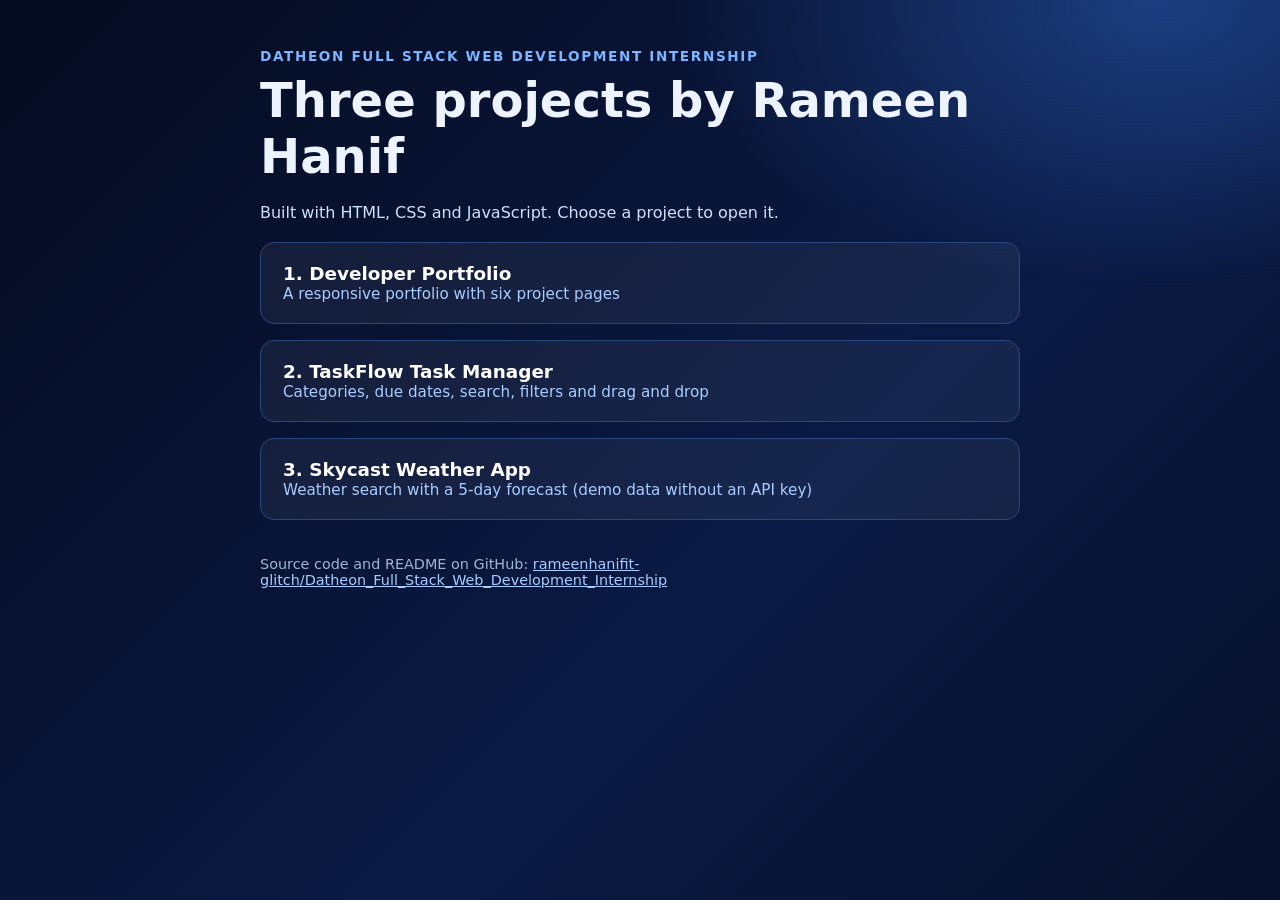
<file: Datheon_Full_Stack_Web_Development_Internship/index.html>
<!DOCTYPE html>
<html lang="en">
<head>
<meta charset="utf-8">
<meta name="viewport" content="width=device-width, initial-scale=1">
<title>Datheon Internship Projects | Rameen Hanif</title>
<style>
*{box-sizing:border-box}
body{margin:0;min-height:100vh;font-family:system-ui,-apple-system,"Segoe UI",Roboto,sans-serif;color:#eef4ff;background:radial-gradient(800px 480px at 90% 0%,rgba(59,130,246,.35),transparent 60%),linear-gradient(135deg,#050b1f,#0b1a44 60%,#07112b);padding:48px 20px}
main{max-width:760px;margin:0 auto}
.tag{color:#7db4ff;font-weight:700;letter-spacing:.12em;font-size:.85rem}
h1{font-size:clamp(2rem,6vw,3rem);margin:8px 0 10px}
p{color:#cfe0fa;line-height:1.6}
a.card{display:block;margin-top:16px;padding:20px 22px;border:1px solid #29467f;border-radius:14px;background:rgba(255,255,255,.05);color:inherit;text-decoration:none;transition:transform .2s,border-color .2s}
a.card:hover,a.card:focus-visible{transform:translateY(-3px);border-color:#7db4ff;outline:none}
a.card b{display:block;font-size:1.15rem;color:#fff}
a.card span{color:#a9ccff;font-size:.95rem}
footer{margin-top:36px;color:#9fb6d9;font-size:.9rem;overflow-wrap:anywhere}
</style>
</head>
<body>
<main>
  <div class="tag">DATHEON FULL STACK WEB DEVELOPMENT INTERNSHIP</div>
  <h1>Three projects by Rameen Hanif</h1>
  <p>Built with HTML, CSS and JavaScript. Choose a project to open it.</p>
  <a class="card" href="01-developer-portfolio/"><b>1. Developer Portfolio</b><span>A responsive portfolio with six project pages</span></a>
  <a class="card" href="02-taskflow-task-manager/"><b>2. TaskFlow Task Manager</b><span>Categories, due dates, search, filters and drag and drop</span></a>
  <a class="card" href="03-skycast-weather-app/"><b>3. Skycast Weather App</b><span>Weather search with a 5-day forecast (demo data without an API key)</span></a>
  <footer>Source code and README on GitHub: <a href="https://github.com/rameenhanifit-glitch/Datheon_Full_Stack_Web_Development_Internship" style="color:#a9ccff">rameenhanifit-glitch/Datheon_Full_Stack_Web_Development_Internship</a></footer>
</main>
</body>
</html>
</file>
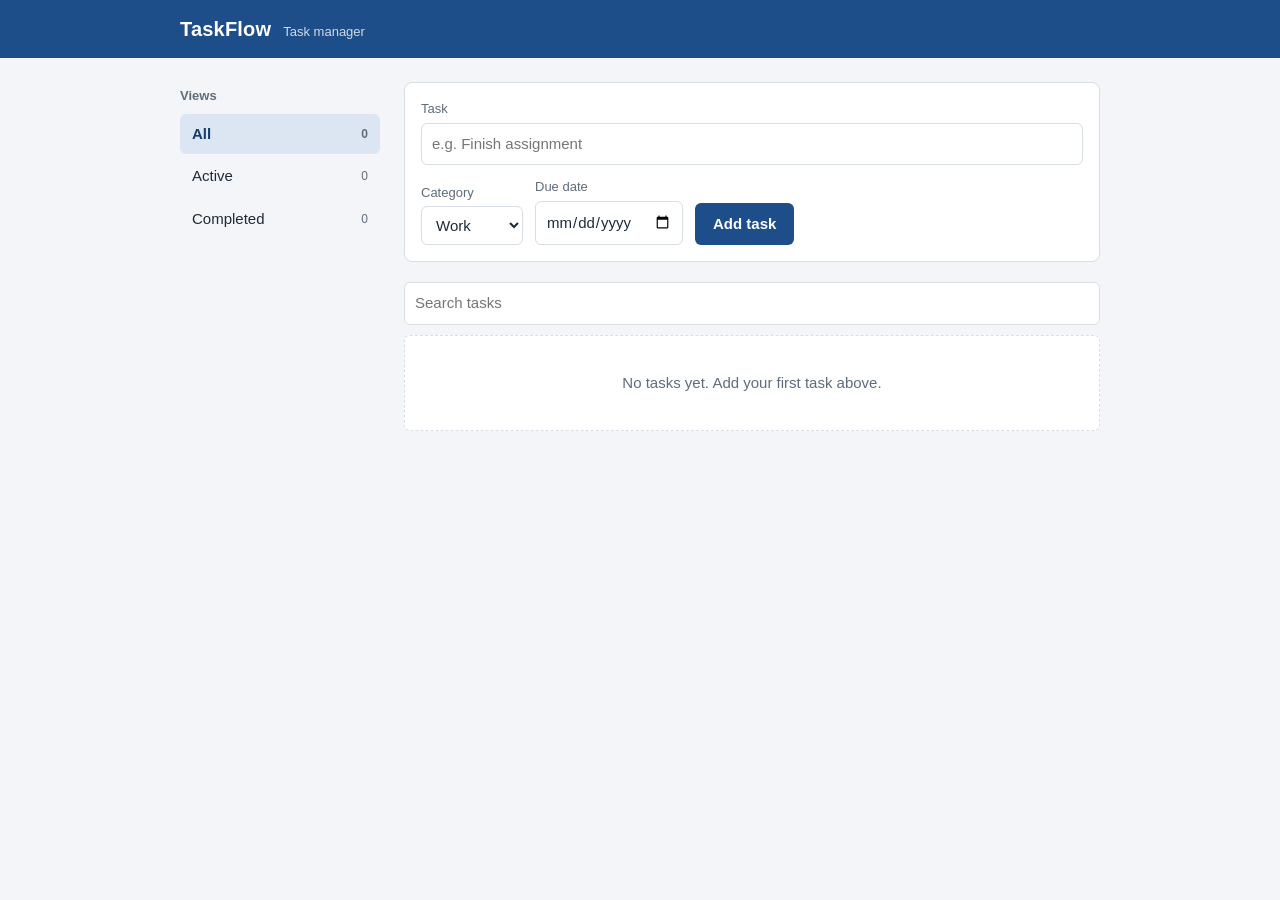
<file: Datheon_Full_Stack_Web_Development_Internship/02-taskflow-task-manager/index.html>
<!DOCTYPE html>
<html lang="en">
<head>
  <meta charset="UTF-8">
  <meta name="viewport" content="width=device-width, initial-scale=1">
  <title>TaskFlow | Task Manager</title>
  <link rel="stylesheet" href="style.css">
</head>
<body>
  <header class="topbar">
    <div class="wrap">
      <span class="brand">TaskFlow</span>
      <span class="tagline">Task manager</span>
    </div>
  </header>

  <div class="wrap layout">
    <aside class="sidebar">
      <h2>Views</h2>
      <nav id="filters" aria-label="Filter tasks by status">
        <button data-filter="all" class="active">All <span id="n-all">0</span></button>
        <button data-filter="active">Active <span id="n-active">0</span></button>
        <button data-filter="completed">Completed <span id="n-completed">0</span></button>
      </nav>
    </aside>

    <main>
      <form id="task-form" class="panel">
        <label class="field grow">
          <span>Task</span>
          <input type="text" id="task-title" placeholder="e.g. Finish assignment" maxlength="120" required>
        </label>
        <label class="field">
          <span>Category</span>
          <select id="task-category">
            <option>Work</option>
            <option>Personal</option>
            <option>Study</option>
          </select>
        </label>
        <label class="field">
          <span>Due date</span>
          <input type="date" id="task-due">
        </label>
        <button type="submit" id="submit-btn" class="primary">Add task</button>
        <button type="button" id="cancel-btn" class="ghost" hidden>Cancel</button>
      </form>

      <div class="listhead">
        <input type="search" id="search" placeholder="Search tasks" aria-label="Search tasks">
      </div>

      <ul id="task-list"></ul>
    </main>
  </div>

  <script src="script.js"></script>
</body>
</html>
</file>
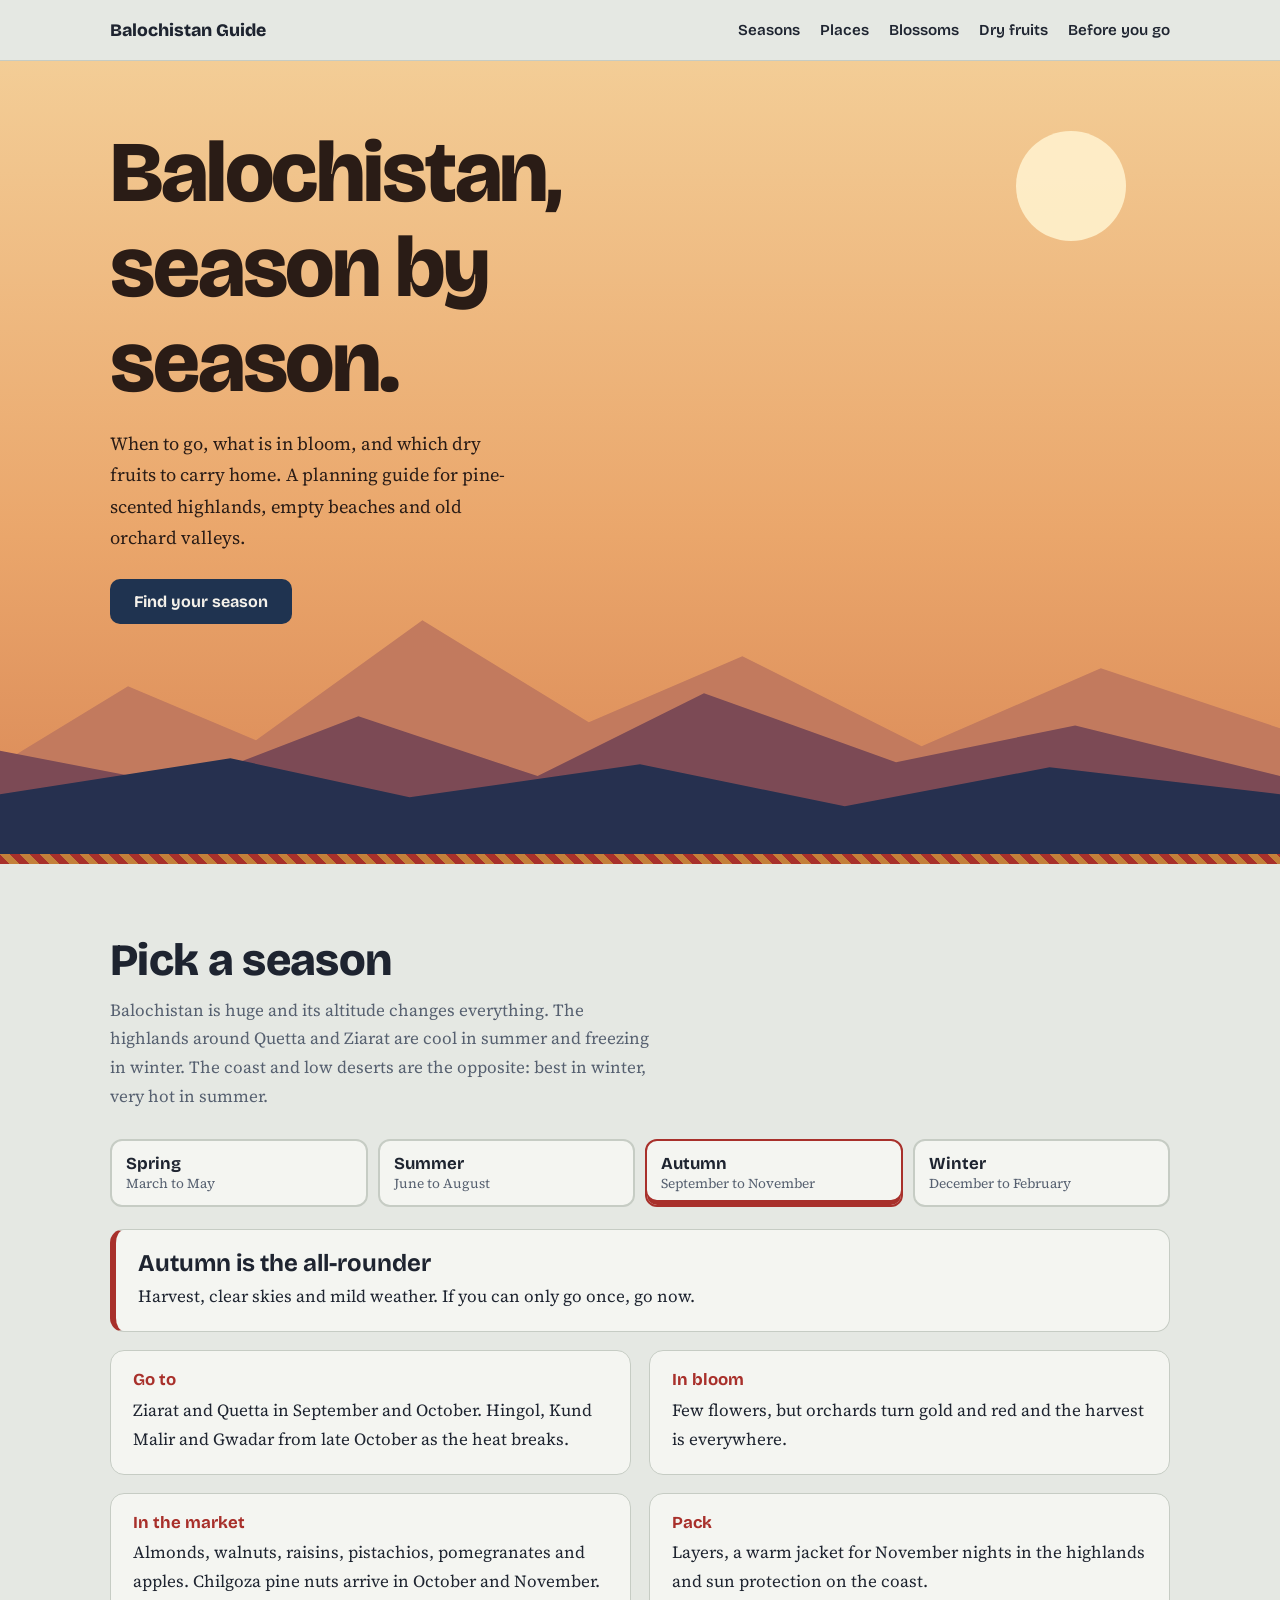
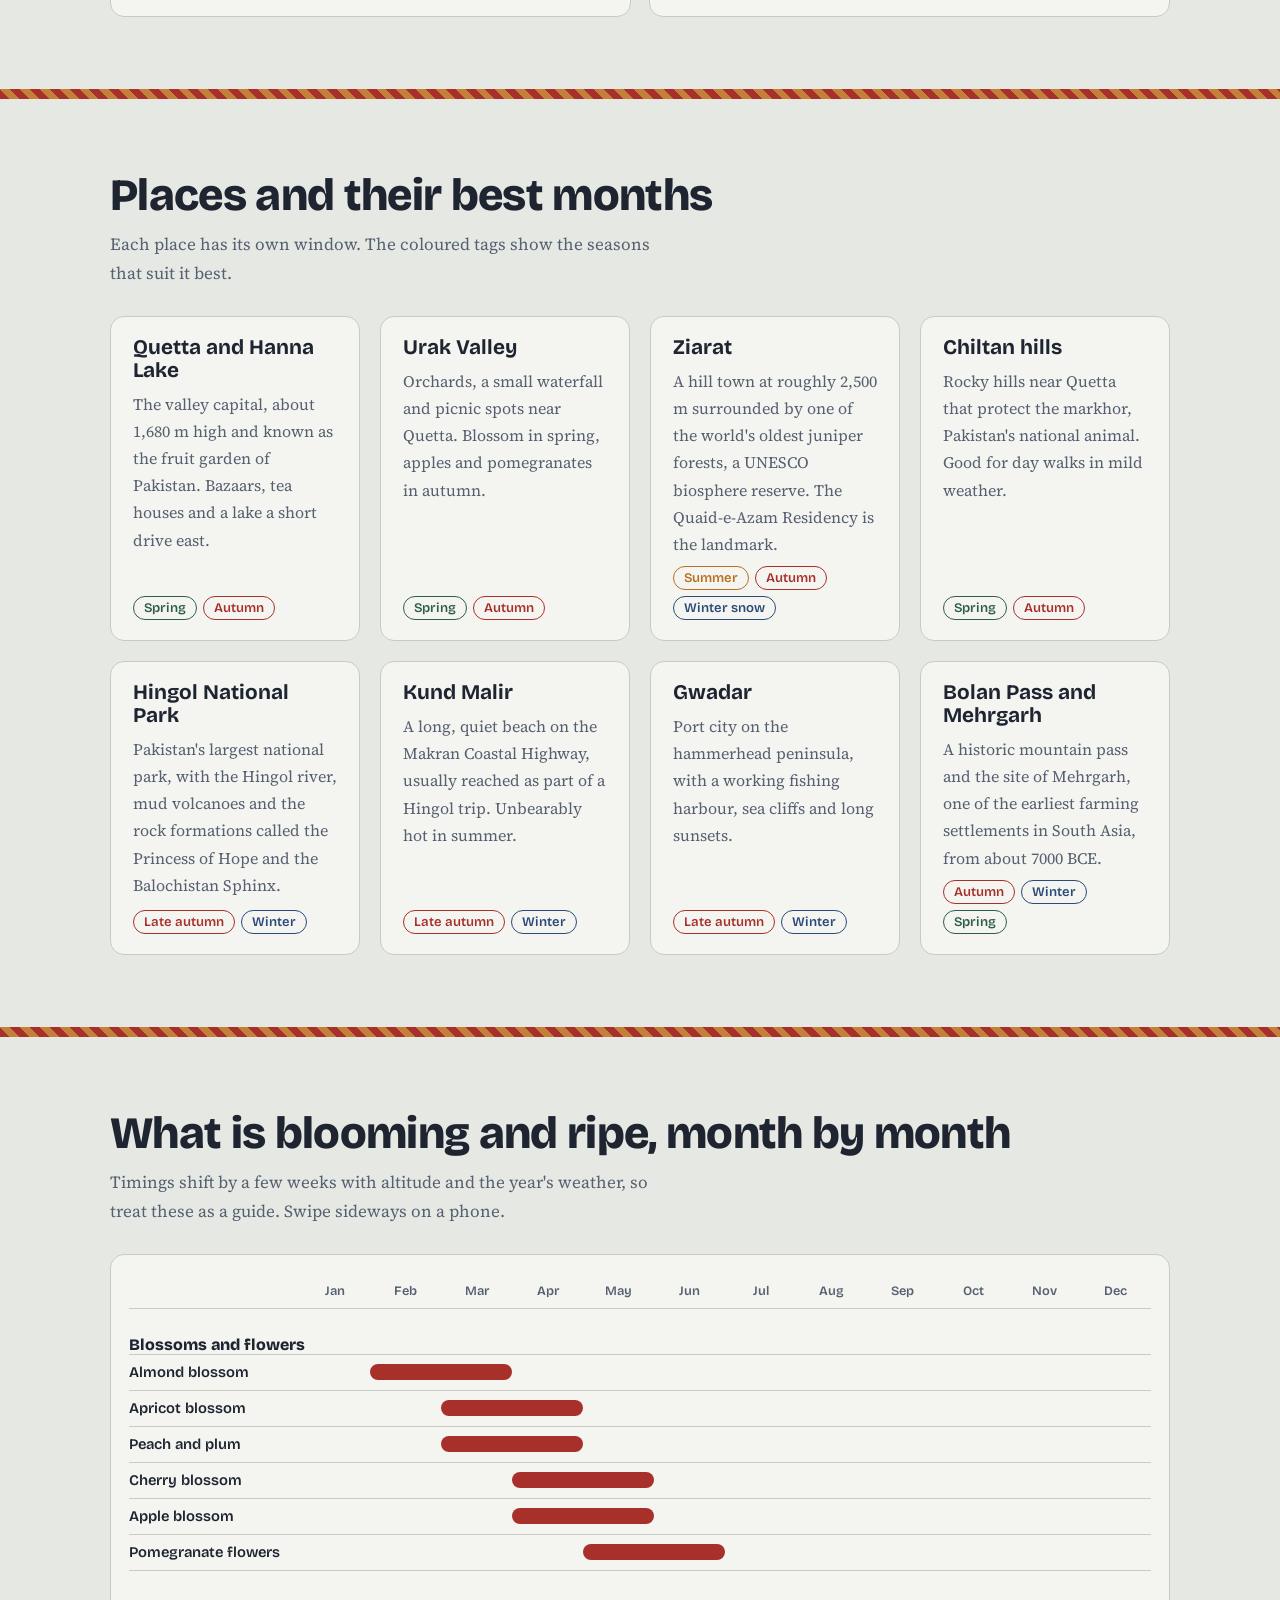
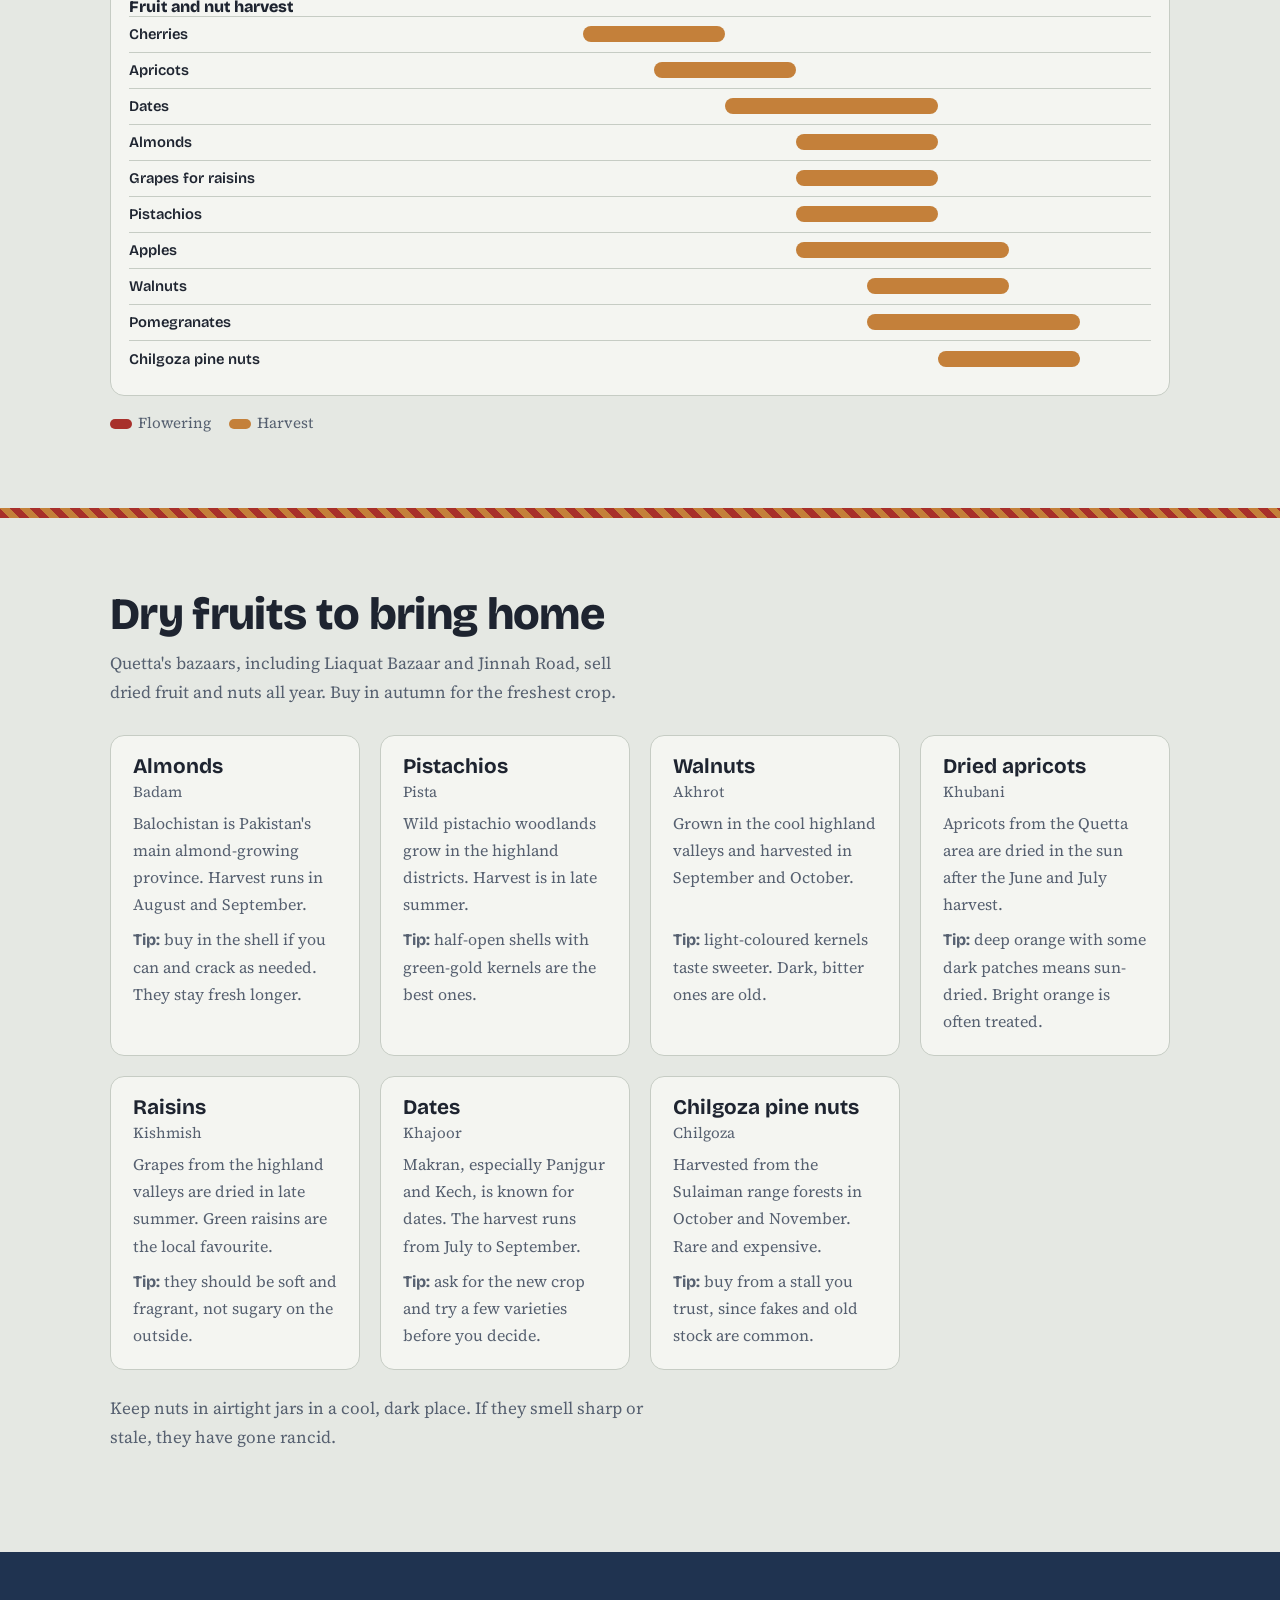
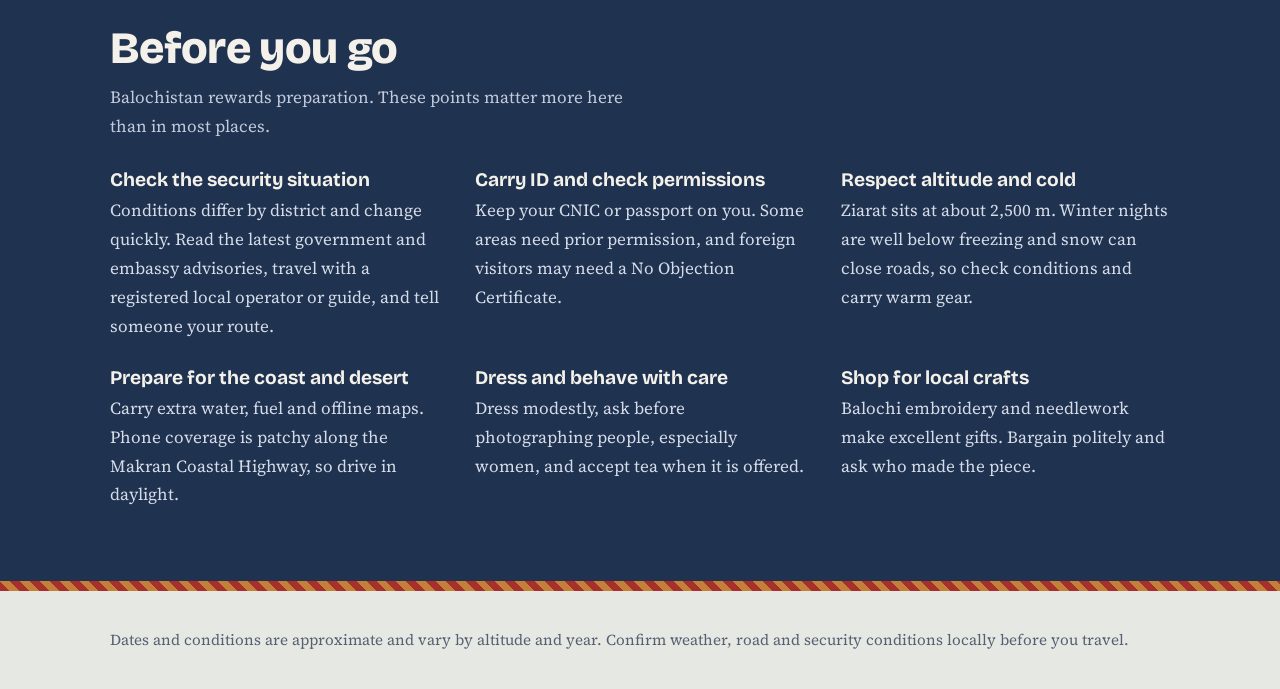
<file: Datheon_Full_Stack_Web_Development_Internship/01-developer-portfolio/projects/balochistan-travel-guide/index.html>
<!DOCTYPE html>
<html lang="en">
<head>
<meta charset="utf-8">
<meta name="viewport" content="width=device-width, initial-scale=1, viewport-fit=cover">
<title>Balochistan Travel Guide | Seasons, blossoms and dry fruits</title>
<link rel="preconnect" href="https://fonts.googleapis.com">
<link rel="preconnect" href="https://fonts.gstatic.com" crossorigin>
<link href="https://fonts.googleapis.com/css2?family=Bricolage+Grotesque:wght@600;800&family=Source+Serif+4:wght@400;600&display=swap" rel="stylesheet">
<style>
:root{
  --bg:#e5e8e3; --surface:#f4f5f1; --ink:#1e2430; --muted:#566070; --line:#c6ccc4;
  --indigo:#1f3350; --ochre:#c4803a; --red:#a8302b; --juniper:#2f5d4b;
  --on-dark:#f4f1ea;
  --sp:#2f5d4b; --su:#b9701f; --au:#a8302b; --wi:#2c4a78;
  box-sizing:border-box;
  padding-top:env(safe-area-inset-top,0px);
  padding-bottom:env(safe-area-inset-bottom,0px);
}
@media (prefers-color-scheme:dark){
  :root:not([data-theme="light"]){--bg:#121720;--surface:#1b222d;--ink:#e9edf2;--muted:#9ba6b6;--line:#2c3643;--indigo:#0f1a2c;--sp:#5fa88a;--su:#e0a050;--au:#e2736d;--wi:#7da6dd}
}
:root[data-theme="dark"]{--bg:#121720;--surface:#1b222d;--ink:#e9edf2;--muted:#9ba6b6;--line:#2c3643;--indigo:#0f1a2c;--sp:#5fa88a;--su:#e0a050;--au:#e2736d;--wi:#7da6dd}
*,*::before,*::after{box-sizing:inherit}
html{scroll-behavior:smooth;scroll-padding-top:calc(72px + env(safe-area-inset-top,0px))}
body{margin:0;background:var(--bg);color:var(--ink);font:400 1.0625rem/1.7 "Source Serif 4",Georgia,serif}
h1,h2,h3,h4,.sans{font-family:"Bricolage Grotesque",system-ui,sans-serif}
h1,h2,h3,h4{margin:0;line-height:1.1}
a{color:inherit}
:focus-visible{outline:3px solid var(--ochre);outline-offset:3px}
.wrap{max-width:1100px;margin:0 auto;padding:0 20px}
@media (prefers-reduced-motion:reduce){html{scroll-behavior:auto}*{transition:none!important}}
.band{height:10px;background:repeating-linear-gradient(45deg,var(--red) 0 7px,var(--ochre) 7px 14px)}

header{position:sticky;top:env(safe-area-inset-top,0px);z-index:5;background:var(--bg);border-bottom:1px solid var(--line)}
header .wrap{display:flex;align-items:center;justify-content:space-between;height:60px}
.logo{font:800 1.1rem "Bricolage Grotesque",sans-serif;text-decoration:none}
nav{display:flex;gap:20px;font:600 .95rem "Bricolage Grotesque",sans-serif}
nav a{text-decoration:none}
nav a:hover{text-decoration:underline;text-decoration-color:var(--ochre);text-underline-offset:6px;text-decoration-thickness:2px}

/* hero: layered ridges */
.hero{position:relative;overflow:hidden;min-height:560px;background:linear-gradient(#f3cd96,#eaa66b 60%,#d98756);color:#2a1c16}
.hero .wrap{position:relative;z-index:2;padding-top:64px;padding-bottom:230px}
.hero h1{font-weight:800;font-size:clamp(2.6rem,8vw,5.4rem);letter-spacing:-.025em;max-width:11ch}
.hero p{max-width:46ch;font-size:1.15rem;margin:18px 0 26px}
.btn{display:inline-block;background:#1f3350;color:#f4f1ea;font:700 1rem "Bricolage Grotesque",sans-serif;text-decoration:none;padding:13px 24px;border-radius:10px}
.btn:hover{background:#a8302b}
.sun{position:absolute;right:12%;top:70px;width:110px;height:110px;border-radius:50%;background:#fff1cc;opacity:.9}
.ridge{position:absolute;left:0;right:0;bottom:0;height:var(--h);background:var(--c);clip-path:polygon(0 70%,10% 44%,20% 62%,33% 22%,46% 56%,58% 34%,72% 64%,86% 38%,100% 58%,100% 100%,0 100%)}
.r1{--h:300px;--c:#c27a5e}
.r2{--h:230px;--c:#7c4a55;clip-path:polygon(0 55%,14% 70%,28% 40%,42% 66%,55% 30%,70% 60%,84% 44%,100% 66%,100% 100%,0 100%)}
.r3{--h:150px;--c:#26304f;clip-path:polygon(0 60%,18% 36%,32% 62%,50% 40%,66% 68%,82% 42%,100% 60%,100% 100%,0 100%)}

section{padding:72px 0}
h2{font-weight:800;font-size:clamp(1.9rem,4.5vw,2.8rem);letter-spacing:-.015em}
.lede{color:var(--muted);max-width:60ch;margin:10px 0 28px}

/* seasons */
.seasons input{position:absolute;opacity:0;pointer-events:none}
.tabs{display:grid;grid-template-columns:repeat(4,1fr);gap:10px;margin-bottom:22px}
.tabs label{display:block;cursor:pointer;background:var(--surface);border:2px solid var(--line);border-radius:12px;padding:12px 14px;font:700 1.05rem "Bricolage Grotesque",sans-serif}
.tabs label small{display:block;font:400 .85rem "Source Serif 4",serif;color:var(--muted)}
#s-sp:checked ~ .tabs [for=s-sp]{border-color:var(--sp);box-shadow:inset 0 -5px 0 var(--sp)}
#s-su:checked ~ .tabs [for=s-su]{border-color:var(--su);box-shadow:inset 0 -5px 0 var(--su)}
#s-au:checked ~ .tabs [for=s-au]{border-color:var(--au);box-shadow:inset 0 -5px 0 var(--au)}
#s-wi:checked ~ .tabs [for=s-wi]{border-color:var(--wi);box-shadow:inset 0 -5px 0 var(--wi)}
#s-sp:focus-visible ~ .tabs [for=s-sp],#s-su:focus-visible ~ .tabs [for=s-su],#s-au:focus-visible ~ .tabs [for=s-au],#s-wi:focus-visible ~ .tabs [for=s-wi]{outline:3px solid var(--ochre);outline-offset:3px}
.panel{display:none;grid-template-columns:1fr 1fr;gap:18px}
#s-sp:checked ~ .panels .p-sp,#s-su:checked ~ .panels .p-su,#s-au:checked ~ .panels .p-au,#s-wi:checked ~ .panels .p-wi{display:grid}
.panel>div{background:var(--surface);border:1px solid var(--line);border-radius:14px;padding:20px 22px}
.panel .head{grid-column:1/-1;border-left:6px solid var(--c);}
.p-sp{--c:var(--sp)}.p-su{--c:var(--su)}.p-au{--c:var(--au)}.p-wi{--c:var(--wi)}
.panel h3{font-size:1.5rem;margin-bottom:6px}
.panel h4{font-size:1.05rem;margin-bottom:6px;color:var(--c)}
.panel p{margin:0}

/* places */
.grid{display:grid;grid-template-columns:repeat(auto-fill,minmax(250px,1fr));gap:20px}
.card{background:var(--surface);border:1px solid var(--line);border-radius:14px;padding:20px 22px;display:flex;flex-direction:column;gap:8px}
.card h3{font-size:1.3rem}
.card p{margin:0;color:var(--muted);font-size:1rem;flex:1}
.chips{display:flex;flex-wrap:wrap;gap:6px}
.chip{font:600 .82rem "Bricolage Grotesque",sans-serif;padding:3px 10px;border-radius:999px;border:1.5px solid var(--c);color:var(--c)}
.chip.sp{--c:var(--sp)}.chip.su{--c:var(--su)}.chip.au{--c:var(--au)}.chip.wi{--c:var(--wi)}

/* calendar */
.calwrap{overflow-x:auto;background:var(--surface);border:1px solid var(--line);border-radius:14px;padding:18px}
.cal{min-width:700px}
.r{display:grid;grid-template-columns:170px repeat(12,1fr);align-items:center;min-height:36px;border-bottom:1px solid var(--line)}
.r:last-child{border-bottom:0}
.r span{font:600 .92rem "Bricolage Grotesque",sans-serif}
.r.m span{font-weight:600;font-size:.8rem;color:var(--muted);text-align:center}
.r.g{min-height:46px;align-items:end}
.r.g b{grid-column:1/-1;font:800 1rem "Bricolage Grotesque",sans-serif}
.bar{grid-column:calc(var(--s) + 1)/calc(var(--e) + 1);height:16px;border-radius:8px;background:var(--red)}
.bar.h{background:var(--ochre)}
.key{display:flex;gap:18px;flex-wrap:wrap;margin-top:14px;color:var(--muted);font-size:.95rem}
.key i{display:inline-block;width:22px;height:10px;border-radius:5px;background:var(--red);margin-right:6px;vertical-align:middle}
.key i.h{background:var(--ochre)}

/* dry fruits */
.fruit{display:grid;grid-template-columns:repeat(auto-fill,minmax(250px,1fr));gap:20px}
.fruit .card h3 small{display:block;font:400 .95rem "Source Serif 4",serif;color:var(--muted);margin-top:2px}
.fruit .card strong{font-family:"Bricolage Grotesque",sans-serif}

/* practical */
.tips{background:var(--indigo);color:var(--on-dark)}
.tips h2{color:var(--on-dark)}
.tips .lede{color:#c3cadb}
.tipgrid{display:grid;grid-template-columns:repeat(auto-fill,minmax(290px,1fr));gap:26px 36px}
.tipgrid h3{font-size:1.2rem;margin-bottom:6px}
.tipgrid p{margin:0;color:#d6dbe8}

footer{padding:36px 0;color:var(--muted);font-size:.95rem}

@media (max-width:760px){
  .tabs{grid-template-columns:1fr 1fr}
  .panel{grid-template-columns:1fr}
  header .wrap{gap:12px}
  nav{gap:16px;min-width:0;overflow-x:auto;white-space:nowrap;scrollbar-width:none}
  @media (max-width:480px){header{position:static}header .wrap{height:auto;flex-wrap:wrap;padding-top:8px;padding-bottom:8px}nav{gap:6px 14px;overflow:visible;flex-wrap:wrap}}
  .calwrap{padding:12px}
  .calwrap::before{content:"Swipe sideways to see all months";display:block;position:sticky;left:0;font-size:.8rem;color:var(--muted);margin-bottom:8px}
  .cal{min-width:600px}
  .r{grid-template-columns:120px repeat(12,1fr)}
  .hero{min-height:520px}
  .sun{width:80px;height:80px;right:8%}
  section{padding:56px 0}
}
</style>
</head>
<body>
<header>
  <div class="wrap">
    <a class="logo" href="#top">Balochistan Guide</a>
    <nav><a href="#seasons">Seasons</a><a href="#places">Places</a><a href="#calendar">Blossoms</a><a href="#fruits">Dry fruits</a><a href="#plan">Before you go</a></nav>
  </div>
</header>

<main id="top">
  <div class="hero">
    <div class="wrap">
      <h1>Balochistan, season by season.</h1>
      <p>When to go, what is in bloom, and which dry fruits to carry home. A planning guide for pine-scented highlands, empty beaches and old orchard valleys.</p>
      <a class="btn" href="#seasons">Find your season</a>
    </div>
    <div class="sun"></div>
    <div class="ridge r1"></div><div class="ridge r2"></div><div class="ridge r3"></div>
  </div>
  <div class="band"></div>

  <section class="seasons" id="seasons">
    <div class="wrap">
      <h2>Pick a season</h2>
      <p class="lede">Balochistan is huge and its altitude changes everything. The highlands around Quetta and Ziarat are cool in summer and freezing in winter. The coast and low deserts are the opposite: best in winter, very hot in summer.</p>

      <input type="radio" name="s" id="s-sp">
      <input type="radio" name="s" id="s-su">
      <input type="radio" name="s" id="s-au" checked>
      <input type="radio" name="s" id="s-wi">
      <div class="tabs">
        <label for="s-sp">Spring<small>March to May</small></label>
        <label for="s-su">Summer<small>June to August</small></label>
        <label for="s-au">Autumn<small>September to November</small></label>
        <label for="s-wi">Winter<small>December to February</small></label>
      </div>

      <div class="panels">
        <div class="panel p-sp">
          <div class="head"><h3>Spring is orchard season</h3><p>The best time for blossom in the Quetta valley. Days are mild and nights are still cold.</p></div>
          <div><h4>Go to</h4><p>Quetta, Urak Valley and Pishin for blossom. Hanna Lake and the Chiltan hills for walking. Hingol is still comfortable in March.</p></div>
          <div><h4>In bloom</h4><p>Almond blossom fades by March, then apricot, peach, plum, cherry and apple blossom follow through April and May.</p></div>
          <div><h4>In the market</h4><p>Cherries start in May. Dried fruit from last year is still on every stall.</p></div>
          <div><h4>Pack</h4><p>Layers and a light jacket. Mornings and evenings can be near freezing early in the season.</p></div>
        </div>
        <div class="panel p-su">
          <div class="head"><h3>Summer is for the highlands</h3><p>Escape the plains heat in Ziarat and Quetta. Avoid the low deserts, Sibi and the coast.</p></div>
          <div><h4>Go to</h4><p>Ziarat for juniper forest walks, Urak Valley for fruit and shade, Quetta for the bazaars.</p></div>
          <div><h4>In bloom</h4><p>Pomegranate trees flower red in May and June. Highland meadows stay green after spring rain.</p></div>
          <div><h4>In the market</h4><p>Cherries and apricots in June and July, then early apples and the first dates from Makran.</p></div>
          <div><h4>Pack</h4><p>A sun hat and light clothes for the day, plus a warm layer. Ziarat evenings are cool even in July.</p></div>
        </div>
        <div class="panel p-au">
          <div class="head"><h3>Autumn is the all-rounder</h3><p>Harvest, clear skies and mild weather. If you can only go once, go now.</p></div>
          <div><h4>Go to</h4><p>Ziarat and Quetta in September and October. Hingol, Kund Malir and Gwadar from late October as the heat breaks.</p></div>
          <div><h4>In bloom</h4><p>Few flowers, but orchards turn gold and red and the harvest is everywhere.</p></div>
          <div><h4>In the market</h4><p>Almonds, walnuts, raisins, pistachios, pomegranates and apples. Chilgoza pine nuts arrive in October and November.</p></div>
          <div><h4>Pack</h4><p>Layers, a warm jacket for November nights in the highlands and sun protection on the coast.</p></div>
        </div>
        <div class="panel p-wi">
          <div class="head"><h3>Winter belongs to the coast</h3><p>Warm sun in the south, snow in the north. Choose one and plan around it.</p></div>
          <div><h4>Go to</h4><p>Gwadar, Ormara, Kund Malir and Hingol for open beaches and cool days. Sibi is pleasant now, and its traditional fair is usually held in February.</p></div>
          <div><h4>In bloom</h4><p>Almond blossom starts in late February in the warmer valleys.</p></div>
          <div><h4>In the market</h4><p>Dry fruit demand peaks. It is the best time to browse the Quetta bazaars for nuts, raisins and dates.</p></div>
          <div><h4>Pack</h4><p>A heavy down jacket if you visit Quetta or Ziarat, where snow can close roads. Light clothes and sunscreen for the coast.</p></div>
        </div>
      </div>
    </div>
  </section>
  <div class="band"></div>

  <section id="places">
    <div class="wrap">
      <h2>Places and their best months</h2>
      <p class="lede">Each place has its own window. The coloured tags show the seasons that suit it best.</p>
      <div class="grid">
        <article class="card"><h3>Quetta and Hanna Lake</h3><p>The valley capital, about 1,680 m high and known as the fruit garden of Pakistan. Bazaars, tea houses and a lake a short drive east.</p><div class="chips"><span class="chip sp">Spring</span><span class="chip au">Autumn</span></div></article>
        <article class="card"><h3>Urak Valley</h3><p>Orchards, a small waterfall and picnic spots near Quetta. Blossom in spring, apples and pomegranates in autumn.</p><div class="chips"><span class="chip sp">Spring</span><span class="chip au">Autumn</span></div></article>
        <article class="card"><h3>Ziarat</h3><p>A hill town at roughly 2,500 m surrounded by one of the world's oldest juniper forests, a UNESCO biosphere reserve. The Quaid-e-Azam Residency is the landmark.</p><div class="chips"><span class="chip su">Summer</span><span class="chip au">Autumn</span><span class="chip wi">Winter snow</span></div></article>
        <article class="card"><h3>Chiltan hills</h3><p>Rocky hills near Quetta that protect the markhor, Pakistan's national animal. Good for day walks in mild weather.</p><div class="chips"><span class="chip sp">Spring</span><span class="chip au">Autumn</span></div></article>
        <article class="card"><h3>Hingol National Park</h3><p>Pakistan's largest national park, with the Hingol river, mud volcanoes and the rock formations called the Princess of Hope and the Balochistan Sphinx.</p><div class="chips"><span class="chip au">Late autumn</span><span class="chip wi">Winter</span></div></article>
        <article class="card"><h3>Kund Malir</h3><p>A long, quiet beach on the Makran Coastal Highway, usually reached as part of a Hingol trip. Unbearably hot in summer.</p><div class="chips"><span class="chip au">Late autumn</span><span class="chip wi">Winter</span></div></article>
        <article class="card"><h3>Gwadar</h3><p>Port city on the hammerhead peninsula, with a working fishing harbour, sea cliffs and long sunsets.</p><div class="chips"><span class="chip au">Late autumn</span><span class="chip wi">Winter</span></div></article>
        <article class="card"><h3>Bolan Pass and Mehrgarh</h3><p>A historic mountain pass and the site of Mehrgarh, one of the earliest farming settlements in South Asia, from about 7000 BCE.</p><div class="chips"><span class="chip au">Autumn</span><span class="chip wi">Winter</span><span class="chip sp">Spring</span></div></article>
      </div>
    </div>
  </section>
  <div class="band"></div>

  <section id="calendar">
    <div class="wrap">
      <h2>What is blooming and ripe, month by month</h2>
      <p class="lede">Timings shift by a few weeks with altitude and the year's weather, so treat these as a guide. Swipe sideways on a phone.</p>
      <div class="calwrap">
        <div class="cal">
          <div class="r m"><span></span><span>Jan</span><span>Feb</span><span>Mar</span><span>Apr</span><span>May</span><span>Jun</span><span>Jul</span><span>Aug</span><span>Sep</span><span>Oct</span><span>Nov</span><span>Dec</span></div>
          <div class="r g"><b>Blossoms and flowers</b></div>
          <div class="r"><span>Almond blossom</span><div class="bar" style="--s:2;--e:4" role="img" aria-label="February to March"></div></div>
          <div class="r"><span>Apricot blossom</span><div class="bar" style="--s:3;--e:5" role="img" aria-label="March to April"></div></div>
          <div class="r"><span>Peach and plum</span><div class="bar" style="--s:3;--e:5" role="img" aria-label="March to April"></div></div>
          <div class="r"><span>Cherry blossom</span><div class="bar" style="--s:4;--e:6" role="img" aria-label="April to May"></div></div>
          <div class="r"><span>Apple blossom</span><div class="bar" style="--s:4;--e:6" role="img" aria-label="April to May"></div></div>
          <div class="r"><span>Pomegranate flowers</span><div class="bar" style="--s:5;--e:7" role="img" aria-label="May to June"></div></div>
          <div class="r g"><b>Fruit and nut harvest</b></div>
          <div class="r"><span>Cherries</span><div class="bar h" style="--s:5;--e:7" role="img" aria-label="May to June"></div></div>
          <div class="r"><span>Apricots</span><div class="bar h" style="--s:6;--e:8" role="img" aria-label="June to July"></div></div>
          <div class="r"><span>Dates</span><div class="bar h" style="--s:7;--e:10" role="img" aria-label="July to September"></div></div>
          <div class="r"><span>Almonds</span><div class="bar h" style="--s:8;--e:10" role="img" aria-label="August to September"></div></div>
          <div class="r"><span>Grapes for raisins</span><div class="bar h" style="--s:8;--e:10" role="img" aria-label="August to September"></div></div>
          <div class="r"><span>Pistachios</span><div class="bar h" style="--s:8;--e:10" role="img" aria-label="August to September"></div></div>
          <div class="r"><span>Apples</span><div class="bar h" style="--s:8;--e:11" role="img" aria-label="August to October"></div></div>
          <div class="r"><span>Walnuts</span><div class="bar h" style="--s:9;--e:11" role="img" aria-label="September to October"></div></div>
          <div class="r"><span>Pomegranates</span><div class="bar h" style="--s:9;--e:12" role="img" aria-label="September to November"></div></div>
          <div class="r"><span>Chilgoza pine nuts</span><div class="bar h" style="--s:10;--e:12" role="img" aria-label="October to November"></div></div>
        </div>
      </div>
      <div class="key"><span><i></i>Flowering</span><span><i class="h"></i>Harvest</span></div>
    </div>
  </section>
  <div class="band"></div>

  <section id="fruits">
    <div class="wrap">
      <h2>Dry fruits to bring home</h2>
      <p class="lede">Quetta's bazaars, including Liaquat Bazaar and Jinnah Road, sell dried fruit and nuts all year. Buy in autumn for the freshest crop.</p>
      <div class="fruit">
        <article class="card"><h3>Almonds<small>Badam</small></h3><p>Balochistan is Pakistan's main almond-growing province. Harvest runs in August and September.</p><p><strong>Tip:</strong> buy in the shell if you can and crack as needed. They stay fresh longer.</p></article>
        <article class="card"><h3>Pistachios<small>Pista</small></h3><p>Wild pistachio woodlands grow in the highland districts. Harvest is in late summer.</p><p><strong>Tip:</strong> half-open shells with green-gold kernels are the best ones.</p></article>
        <article class="card"><h3>Walnuts<small>Akhrot</small></h3><p>Grown in the cool highland valleys and harvested in September and October.</p><p><strong>Tip:</strong> light-coloured kernels taste sweeter. Dark, bitter ones are old.</p></article>
        <article class="card"><h3>Dried apricots<small>Khubani</small></h3><p>Apricots from the Quetta area are dried in the sun after the June and July harvest.</p><p><strong>Tip:</strong> deep orange with some dark patches means sun-dried. Bright orange is often treated.</p></article>
        <article class="card"><h3>Raisins<small>Kishmish</small></h3><p>Grapes from the highland valleys are dried in late summer. Green raisins are the local favourite.</p><p><strong>Tip:</strong> they should be soft and fragrant, not sugary on the outside.</p></article>
        <article class="card"><h3>Dates<small>Khajoor</small></h3><p>Makran, especially Panjgur and Kech, is known for dates. The harvest runs from July to September.</p><p><strong>Tip:</strong> ask for the new crop and try a few varieties before you decide.</p></article>
        <article class="card"><h3>Chilgoza pine nuts<small>Chilgoza</small></h3><p>Harvested from the Sulaiman range forests in October and November. Rare and expensive.</p><p><strong>Tip:</strong> buy from a stall you trust, since fakes and old stock are common.</p></article>
      </div>
      <p class="lede" style="margin-top:24px">Keep nuts in airtight jars in a cool, dark place. If they smell sharp or stale, they have gone rancid.</p>
    </div>
  </section>

  <section class="tips" id="plan">
    <div class="wrap">
      <h2>Before you go</h2>
      <p class="lede">Balochistan rewards preparation. These points matter more here than in most places.</p>
      <div class="tipgrid">
        <div><h3>Check the security situation</h3><p>Conditions differ by district and change quickly. Read the latest government and embassy advisories, travel with a registered local operator or guide, and tell someone your route.</p></div>
        <div><h3>Carry ID and check permissions</h3><p>Keep your CNIC or passport on you. Some areas need prior permission, and foreign visitors may need a No Objection Certificate.</p></div>
        <div><h3>Respect altitude and cold</h3><p>Ziarat sits at about 2,500 m. Winter nights are well below freezing and snow can close roads, so check conditions and carry warm gear.</p></div>
        <div><h3>Prepare for the coast and desert</h3><p>Carry extra water, fuel and offline maps. Phone coverage is patchy along the Makran Coastal Highway, so drive in daylight.</p></div>
        <div><h3>Dress and behave with care</h3><p>Dress modestly, ask before photographing people, especially women, and accept tea when it is offered.</p></div>
        <div><h3>Shop for local crafts</h3><p>Balochi embroidery and needlework make excellent gifts. Bargain politely and ask who made the piece.</p></div>
      </div>
    </div>
  </section>
  <div class="band"></div>
</main>

<footer>
  <div class="wrap">Dates and conditions are approximate and vary by altitude and year. Confirm weather, road and security conditions locally before you travel.</div>
</footer>
</body>
</html>
</file>
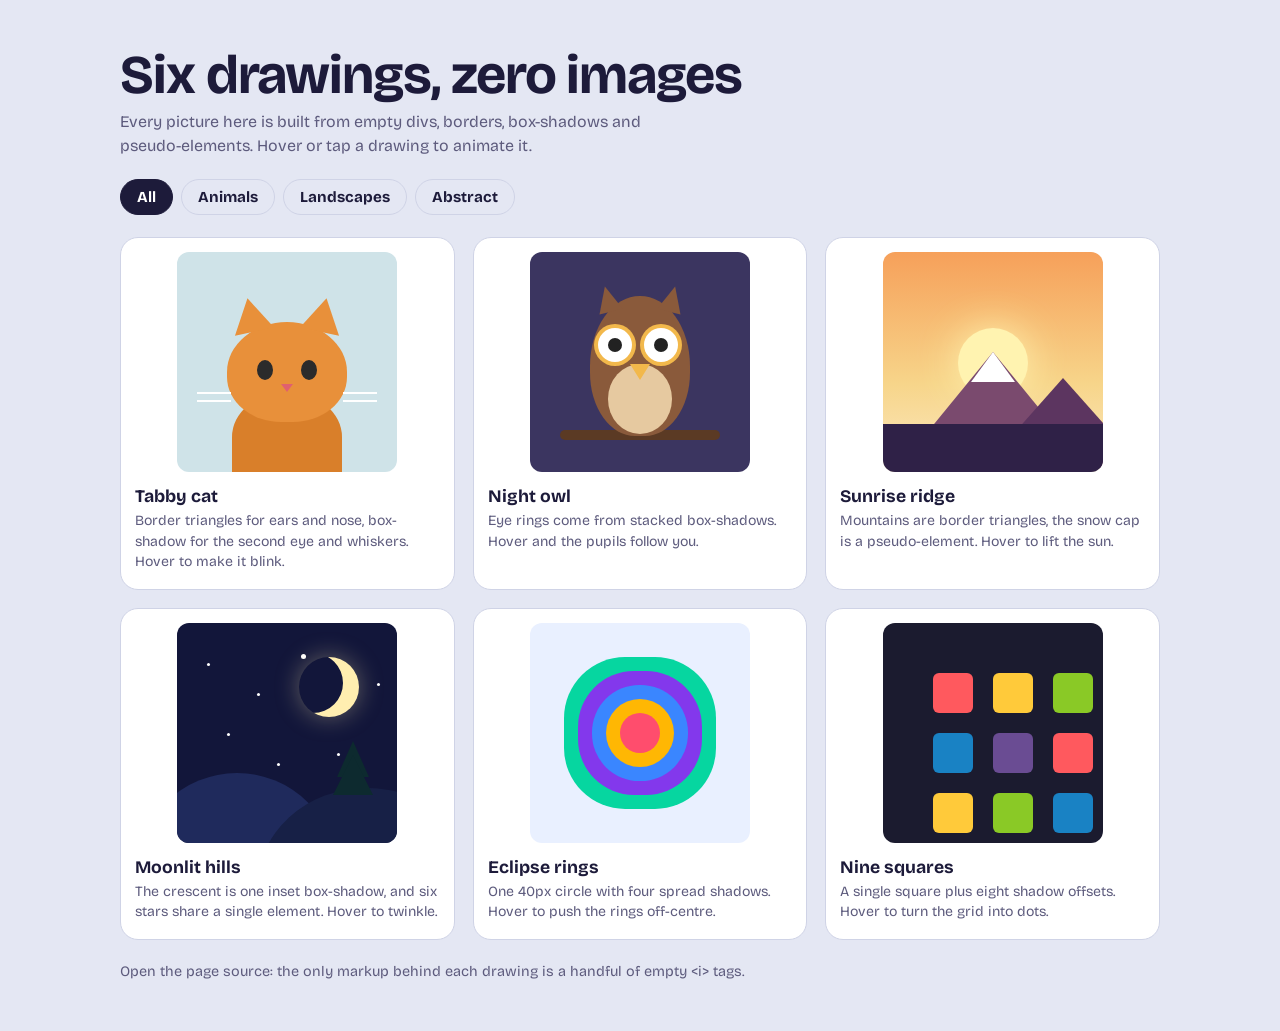
<file: Datheon_Full_Stack_Web_Development_Internship/01-developer-portfolio/projects/css-art-gallery/index.html>
<!DOCTYPE html>
<html lang="en">
<head>
<meta charset="utf-8">
<meta name="viewport" content="width=device-width, initial-scale=1, viewport-fit=cover">
<title>CSS Art Gallery</title>
<link href="https://fonts.googleapis.com/css2?family=Bricolage+Grotesque:opsz,wght@12..96,400;12..96,700&display=swap" rel="stylesheet">
<style>
:root{--wall:#e4e7f3;--card:#fff;--ink:#1d1b3a;--mute:#5d5b7d;--line:#cfd3e6;--on:#1d1b3a;--onfg:#fff;
box-sizing:border-box;padding-top:env(safe-area-inset-top,0px);padding-bottom:env(safe-area-inset-bottom,0px)}
@media (prefers-color-scheme:dark){:root:not([data-theme="light"]){--wall:#14132a;--card:#1f1d3d;--ink:#ecebff;--mute:#a4a2cc;--line:#37345f;--on:#ecebff;--onfg:#14132a}}
:root[data-theme="dark"]{--wall:#14132a;--card:#1f1d3d;--ink:#ecebff;--mute:#a4a2cc;--line:#37345f;--on:#ecebff;--onfg:#14132a}
html{scroll-padding-top:env(safe-area-inset-top,0px)}
*,*::before,*::after{box-sizing:inherit}
body{margin:0;background:var(--wall);color:var(--ink);font-family:'Bricolage Grotesque',system-ui,sans-serif;line-height:1.45;padding:clamp(18px,4vw,48px)}
.sw{position:absolute;opacity:0;width:1px;height:1px;pointer-events:none}
header{max-width:1040px;margin:0 auto 22px}
h1{font-size:clamp(2rem,6vw,3.4rem);line-height:1;margin:0 0 8px;font-weight:700;letter-spacing:-.02em}
header p{margin:0;color:var(--mute);max-width:56ch}
.tabs{max-width:1040px;margin:0 auto 22px;display:flex;flex-wrap:wrap;gap:8px}
.tabs label{cursor:pointer;padding:6px 16px;border:1.5px solid var(--line);border-radius:99px;font-weight:700;font-size:.95rem}
.tabs label:hover{border-color:var(--ink)}
#c-all:checked~.tabs [for=c-all],#c-an:checked~.tabs [for=c-an],#c-ls:checked~.tabs [for=c-ls],#c-ab:checked~.tabs [for=c-ab]{background:var(--on);color:var(--onfg);border-color:var(--on)}
input:focus-visible~.tabs{outline:2px dashed var(--ink);outline-offset:4px}
#c-an:checked~.grid .card:not(.an),#c-ls:checked~.grid .card:not(.ls),#c-ab:checked~.grid .card:not(.ab){display:none}
.grid{max-width:1040px;margin:0 auto;display:grid;grid-template-columns:repeat(auto-fill,minmax(250px,1fr));gap:18px}
.card{background:var(--card);border:1.5px solid var(--line);border-radius:18px;padding:14px 14px 16px}
.card h2{font-size:1.1rem;margin:12px 0 2px}
.card p{margin:0;color:var(--mute);font-size:.88rem}
.st{position:relative;width:220px;height:220px;max-width:100%;margin:0 auto;overflow:hidden;border-radius:12px}
.st *{position:absolute}
.st *::before,.st *::after{content:"";position:absolute}
foot,.note{max-width:1040px;margin:22px auto 0;color:var(--mute);font-size:.9rem}

/* 1. cat */
.cat{background:#cfe3e8}
.cat .b{left:55px;top:140px;width:110px;height:90px;background:#d97f2a;border-radius:50% 50% 0 0}
.cat .h{left:50px;top:70px;width:120px;height:100px;background:#e8903a;border-radius:50% 50% 45% 45%;transform-origin:50% 100%;transition:transform .4s}
.cat .h::before,.cat .h::after{top:-24px;border:20px solid transparent;border-bottom:34px solid #e8903a;border-top:0;transition:transform .25s}
.cat .h::before{left:4px;transform:rotate(-12deg)}
.cat .h::after{right:4px;transform:rotate(12deg)}
.cat .e{left:30px;top:38px;width:16px;height:20px;background:#2b2b2b;border-radius:50%;box-shadow:44px 0 #2b2b2b}
.cat .n{left:54px;top:62px;border:6px solid transparent;border-top:8px solid #e0606f;border-bottom:0}
.cat .w{left:-30px;top:70px;width:34px;height:2px;background:#fff;box-shadow:0 8px #fff,146px 0 #fff,146px 8px #fff}
.cat:hover .h{transform:rotate(-8deg)}
.cat:hover .h::before{transform:rotate(-30deg)}
.cat:hover .h::after{transform:rotate(26deg)}
.cat:hover .e{animation:blink .9s ease-in-out infinite}
@keyframes blink{0%,60%,100%{transform:scaleY(1)}75%{transform:scaleY(.1)}}

/* 2. owl */
.owl{background:#3b3560}
.owl .br{left:30px;top:178px;width:160px;height:10px;background:#5b3a24;border-radius:5px}
.owl .ob{left:60px;top:44px;width:100px;height:140px;background:#8a5a3b;border-radius:50% 50% 45% 45%;transform-origin:50% 100%;transition:transform .5s}
.owl .ob::before,.owl .ob::after{top:-10px;border:12px solid transparent;border-bottom:26px solid #8a5a3b;border-top:0}
.owl .ob::before{left:6px;transform:rotate(-14deg)}
.owl .ob::after{right:6px;transform:rotate(14deg)}
.owl .bl{left:78px;top:112px;width:64px;height:70px;background:#e6c9a0;border-radius:50%}
.owl .oe{left:68px;top:76px;width:34px;height:34px;background:#fff;border-radius:50%;box-shadow:46px 0 #fff,0 0 0 4px #f2b84b,46px 0 0 4px #f2b84b}
.owl .op{left:78px;top:86px;width:14px;height:14px;background:#222;border-radius:50%;box-shadow:46px 0 #222;transition:transform .35s}
.owl .bk{left:100px;top:112px;border:10px solid transparent;border-top:16px solid #f2b84b;border-bottom:0}
.owl:hover .op{transform:translate(7px,4px)}
.owl:hover .ob{transform:rotate(-4deg)}

/* 3. mountains */
.mt{background:linear-gradient(#f6a05a,#f7d58a 60%,#fbe8c0)}
.mt .sun{left:75px;top:76px;width:70px;height:70px;background:#fff3b0;border-radius:50%;box-shadow:0 0 40px #fff3b0;transition:transform 1s ease}
.mt .m1{left:20px;top:100px;border:90px solid transparent;border-top:0;border-bottom:110px solid #7a4a6e}
.mt .m1::after{left:-22px;top:0;border:22px solid transparent;border-top:0;border-bottom:30px solid #fff}
.mt .m2{left:100px;top:126px;border:80px solid transparent;border-top:0;border-bottom:90px solid #5c3560}
.mt .g{left:0;bottom:0;width:100%;height:48px;background:#2f2147}
.mt:hover .sun{transform:translateY(-44px)}

/* 4. night */
.nt{background:#12163a}
.nt .s{left:30px;top:40px;width:3px;height:3px;background:#fff;border-radius:50%;box-shadow:50px 30px #fff,95px -8px 0 1px #fff,20px 70px #fff,130px 90px #fff,170px 20px #fff,70px 100px #fff}
.nt .mn{left:122px;top:34px;width:60px;height:60px;border-radius:50%;box-shadow:inset -16px -4px 0 0 #ffeeb0,0 0 24px rgba(255,238,176,.35);transition:transform 1s}
.nt .h1{left:-40px;top:150px;width:200px;height:200px;background:#1f2a5c;border-radius:50%}
.nt .h2{left:80px;top:165px;width:220px;height:200px;background:#172046;border-radius:50%}
.nt .t{left:160px;top:118px;border:16px solid transparent;border-top:0;border-bottom:36px solid #0d2a2f}
.nt .t::after{left:-20px;top:14px;border:20px solid transparent;border-top:0;border-bottom:40px solid #0d2a2f}
.nt:hover .s{animation:tw 1s ease-in-out infinite}
.nt:hover .mn{transform:rotate(-40deg)}
@keyframes tw{50%{opacity:.25}}

/* 5. rings */
.rg{background:#e9f0ff}
.rg .r{left:90px;top:90px;width:40px;height:40px;background:#ff4d6d;border-radius:50%;box-shadow:0 0 0 14px #ffb703,0 0 0 28px #3a86ff,0 0 0 42px #8338ec,0 0 0 56px #06d6a0;transition:box-shadow .6s ease}
.rg:hover .r{box-shadow:6px 0 0 14px #ffb703,12px 0 0 28px #3a86ff,18px 0 0 42px #8338ec,24px 0 0 56px #06d6a0}

/* 6. grid */
.gd{background:#1b1b2f}
.gd .q{left:50px;top:50px;width:40px;height:40px;background:#ff595e;border-radius:6px;transition:border-radius .5s,transform .5s;box-shadow:60px 0 #ffca3a,120px 0 #8ac926,0 60px #1982c4,60px 60px #6a4c93,120px 60px #ff595e,0 120px #ffca3a,60px 120px #8ac926,120px 120px #1982c4}
.gd:hover .q{border-radius:50%;transform:scale(.9)}

@media (prefers-reduced-motion:reduce){*,*::before,*::after{animation:none!important;transition:none!important}}
</style>
</head>
<body>
<input class="sw" type="radio" name="c" id="c-all" checked aria-label="All">
<input class="sw" type="radio" name="c" id="c-an" aria-label="Animals">
<input class="sw" type="radio" name="c" id="c-ls" aria-label="Landscapes">
<input class="sw" type="radio" name="c" id="c-ab" aria-label="Abstract">

<header>
  <h1>Six drawings, zero images</h1>
  <p>Every picture here is built from empty divs, borders, box-shadows and pseudo-elements. Hover or tap a drawing to animate it.</p>
</header>

<div class="tabs" role="group" aria-label="Category">
  <label for="c-all">All</label>
  <label for="c-an">Animals</label>
  <label for="c-ls">Landscapes</label>
  <label for="c-ab">Abstract</label>
</div>

<main class="grid">
  <article class="card an">
    <div class="st cat" role="img" aria-label="An orange cat face"><i class="b"></i><i class="h"><i class="e"></i><i class="n"></i><i class="w"></i></i></div>
    <h2>Tabby cat</h2><p>Border triangles for ears and nose, box-shadow for the second eye and whiskers. Hover to make it blink.</p>
  </article>

  <article class="card an">
    <div class="st owl" role="img" aria-label="An owl on a branch"><i class="br"></i><i class="ob"></i><i class="bl"></i><i class="oe"></i><i class="op"></i><i class="bk"></i></div>
    <h2>Night owl</h2><p>Eye rings come from stacked box-shadows. Hover and the pupils follow you.</p>
  </article>

  <article class="card ls">
    <div class="st mt" role="img" aria-label="Sun rising behind two mountains"><i class="sun"></i><i class="m1"></i><i class="m2"></i><i class="g"></i></div>
    <h2>Sunrise ridge</h2><p>Mountains are border triangles, the snow cap is a pseudo-element. Hover to lift the sun.</p>
  </article>

  <article class="card ls">
    <div class="st nt" role="img" aria-label="Crescent moon over hills and a pine tree"><i class="s"></i><i class="mn"></i><i class="h1"></i><i class="h2"></i><i class="t"></i></div>
    <h2>Moonlit hills</h2><p>The crescent is one inset box-shadow, and six stars share a single element. Hover to twinkle.</p>
  </article>

  <article class="card ab">
    <div class="st rg" role="img" aria-label="Concentric colored rings"><i class="r"></i></div>
    <h2>Eclipse rings</h2><p>One 40px circle with four spread shadows. Hover to push the rings off-centre.</p>
  </article>

  <article class="card ab">
    <div class="st gd" role="img" aria-label="Three by three grid of colored squares"><i class="q"></i></div>
    <h2>Nine squares</h2><p>A single square plus eight shadow offsets. Hover to turn the grid into dots.</p>
  </article>
</main>
<p class="note">Open the page source: the only markup behind each drawing is a handful of empty &lt;i&gt; tags.</p>
</body>
</html>
</file>
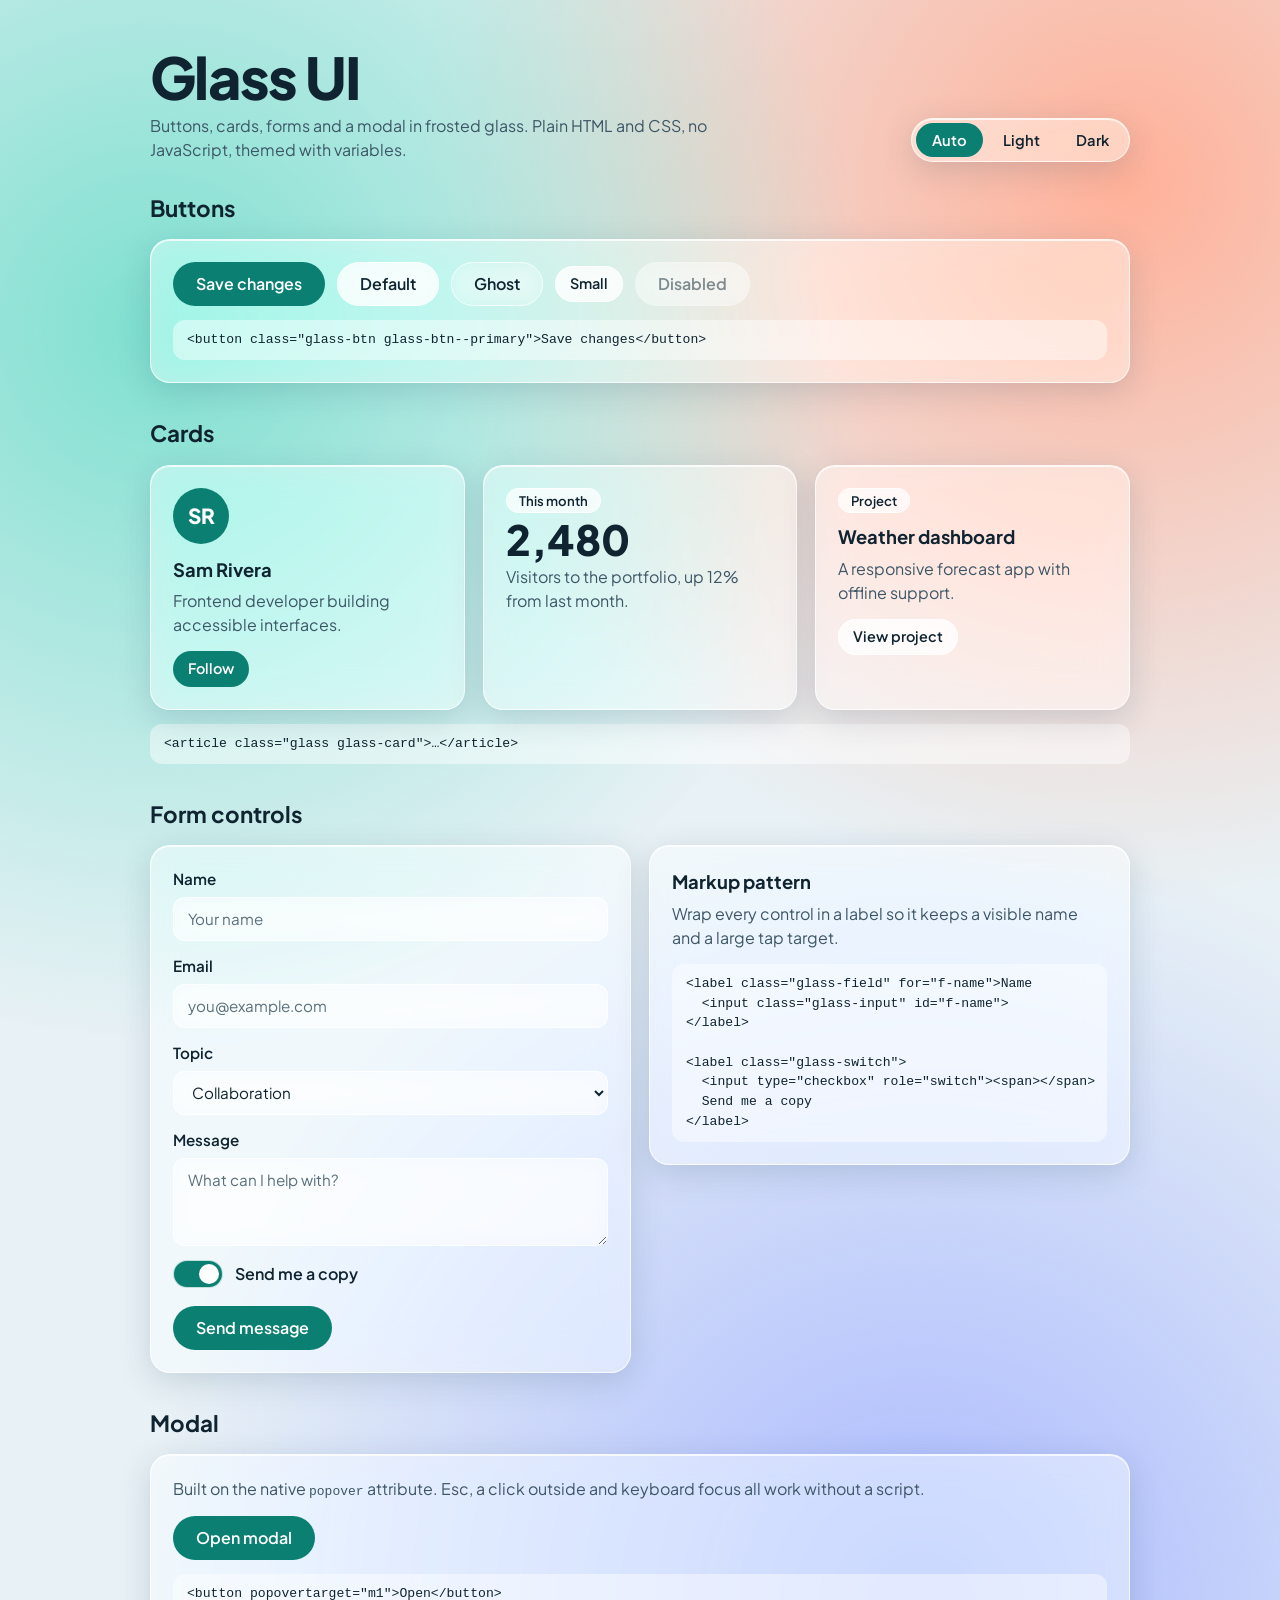
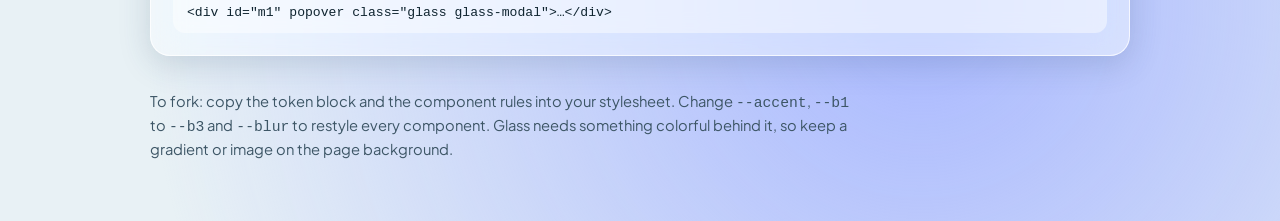
<file: Datheon_Full_Stack_Web_Development_Internship/01-developer-portfolio/projects/glass-ui/index.html>
<!DOCTYPE html>
<html lang="en">
<head>
<meta charset="utf-8">
<meta name="viewport" content="width=device-width, initial-scale=1, viewport-fit=cover">
<title>Glass UI: frosted components in plain CSS</title>
<link href="https://fonts.googleapis.com/css2?family=Plus+Jakarta+Sans:wght@400;600;800&display=swap" rel="stylesheet">
<style>
/* ===== 1. TOKENS: copy this block to re-theme everything ===== */
:root{--bg:#e8f1f5;--b1:#7fe0d0;--b2:#ffb199;--b3:#a9b8ff;--glass:rgba(255,255,255,.45);--glass-hi:rgba(255,255,255,.72);--solid:#f4fafc;--edge:rgba(255,255,255,.75);--shadow:0 8px 32px rgba(40,70,100,.18);--text:#0f2430;--muted:#3d5666;--accent:#0b7f72;--accent-fg:#fff;--focus:#0b5fff;
--blur:18px;--r:20px;box-sizing:border-box;padding-top:env(safe-area-inset-top,0px);padding-bottom:env(safe-area-inset-bottom,0px);background:#e8f1f5}
@media (prefers-color-scheme:dark){:root:not([data-theme="light"]){--bg:#0a1220;--b1:#0e7c86;--b2:#a3307a;--b3:#2f4bd1;--glass:rgba(255,255,255,.08);--glass-hi:rgba(255,255,255,.17);--solid:#172236;--edge:rgba(255,255,255,.2);--shadow:0 8px 32px rgba(0,0,0,.45);--text:#eaf6fb;--muted:#a9c1ce;--accent:#5eead4;--accent-fg:#06211d;--focus:#8fb4ff;background:#0a1220}}
:root[data-theme="dark"]{--bg:#0a1220;--b1:#0e7c86;--b2:#a3307a;--b3:#2f4bd1;--glass:rgba(255,255,255,.08);--glass-hi:rgba(255,255,255,.17);--solid:#172236;--edge:rgba(255,255,255,.2);--shadow:0 8px 32px rgba(0,0,0,.45);--text:#eaf6fb;--muted:#a9c1ce;--accent:#5eead4;--accent-fg:#06211d;--focus:#8fb4ff;background:#0a1220}
/* page-level override from the Auto / Light / Dark picker */
#th-light:checked~.app{--bg:#e8f1f5;--b1:#7fe0d0;--b2:#ffb199;--b3:#a9b8ff;--glass:rgba(255,255,255,.45);--glass-hi:rgba(255,255,255,.72);--solid:#f4fafc;--edge:rgba(255,255,255,.75);--shadow:0 8px 32px rgba(40,70,100,.18);--text:#0f2430;--muted:#3d5666;--accent:#0b7f72;--accent-fg:#fff;--focus:#0b5fff}
#th-dark:checked~.app{--bg:#0a1220;--b1:#0e7c86;--b2:#a3307a;--b3:#2f4bd1;--glass:rgba(255,255,255,.08);--glass-hi:rgba(255,255,255,.17);--solid:#172236;--edge:rgba(255,255,255,.2);--shadow:0 8px 32px rgba(0,0,0,.45);--text:#eaf6fb;--muted:#a9c1ce;--accent:#5eead4;--accent-fg:#06211d;--focus:#8fb4ff}

*,*::before,*::after{box-sizing:inherit}
body{margin:0;font-family:'Plus Jakarta Sans',system-ui,sans-serif;line-height:1.5;background:var(--bg,#e8f1f5)}
.sw{position:absolute;opacity:0;width:1px;height:1px;pointer-events:none}
.app{min-height:100vh;color:var(--text);padding:clamp(18px,4vw,48px);background:radial-gradient(circle at 12% 18%,var(--b1) 0,transparent 38%),radial-gradient(circle at 88% 10%,var(--b2) 0,transparent 36%),radial-gradient(circle at 72% 88%,var(--b3) 0,transparent 42%),var(--bg)}
.wrap{max-width:980px;margin:0 auto}

/* ===== 2. COMPONENTS ===== */
.glass{background:var(--glass);border:1px solid var(--edge);border-radius:var(--r);box-shadow:var(--shadow),inset 0 1px 0 var(--edge);-webkit-backdrop-filter:blur(var(--blur)) saturate(160%);backdrop-filter:blur(var(--blur)) saturate(160%)}

.glass-btn{font:inherit;font-weight:600;min-height:44px;padding:0 22px;display:inline-flex;align-items:center;justify-content:center;gap:8px;color:var(--text);cursor:pointer;background:var(--glass-hi);border:1px solid var(--edge);border-radius:999px;-webkit-backdrop-filter:blur(10px);backdrop-filter:blur(10px);transition:transform .15s,box-shadow .15s}
.glass-btn:hover{transform:translateY(-2px);box-shadow:var(--shadow)}
.glass-btn:active{transform:none}
.glass-btn--primary{background:var(--accent);color:var(--accent-fg);border-color:transparent}
.glass-btn--ghost{background:transparent;box-shadow:none}
.glass-btn--sm{min-height:36px;padding:0 14px;font-size:.9rem}
.glass-btn:disabled{opacity:.5;cursor:not-allowed;transform:none;box-shadow:none}

.glass-card{padding:22px}
.glass-card h3{margin:0 0 6px;font-size:1.15rem}
.glass-card p{margin:0 0 14px;color:var(--muted)}
.glass-badge{display:inline-block;padding:2px 12px;font-size:.82rem;font-weight:600;border-radius:99px;background:var(--glass-hi);border:1px solid var(--edge)}
.glass-avatar{width:56px;height:56px;border-radius:50%;display:grid;place-items:center;font-weight:800;font-size:1.3rem;background:var(--accent);color:var(--accent-fg);margin-bottom:12px}
.glass-stat{font-size:2.6rem;font-weight:800;line-height:1;margin:6px 0 4px}

.glass-field{display:grid;gap:6px;font-weight:600;font-size:.95rem;margin-bottom:14px}
.glass-input{font:inherit;font-weight:400;width:100%;min-height:44px;padding:0 14px;color:var(--text);background:var(--glass);border:1px solid var(--edge);border-radius:12px;-webkit-backdrop-filter:blur(10px);backdrop-filter:blur(10px)}
textarea.glass-input{padding:10px 14px;min-height:88px;resize:vertical}
.glass-input::placeholder{color:var(--muted);opacity:.85}
.glass-switch{display:flex;align-items:center;gap:12px;font-weight:600;margin-bottom:18px;cursor:pointer}
.glass-switch input{position:absolute;opacity:0}
.glass-switch span{position:relative;flex:none;width:50px;height:28px;border-radius:99px;background:var(--glass-hi);border:1px solid var(--edge);transition:background .2s}
.glass-switch span::after{content:"";position:absolute;top:3px;left:3px;width:20px;height:20px;border-radius:50%;background:var(--text);transition:transform .2s}
.glass-switch input:checked+span{background:var(--accent)}
.glass-switch input:checked+span::after{transform:translateX(22px);background:var(--accent-fg)}
.glass-switch input:focus-visible+span{outline:3px solid var(--focus);outline-offset:3px}

.glass-modal{margin:auto;width:min(440px,92vw);padding:26px;color:var(--text);border:1px solid var(--edge)}
.glass-modal:popover-open{animation:pop .22s ease-out}
.glass-modal::backdrop{background:rgba(10,18,32,.38);-webkit-backdrop-filter:blur(6px);backdrop-filter:blur(6px)}
.glass-modal h3{margin:0 0 8px}
.glass-modal p{margin:0 0 20px;color:var(--muted)}
.row{display:flex;flex-wrap:wrap;gap:12px;align-items:center}
@keyframes pop{from{opacity:0;transform:scale(.96) translateY(8px)}}

:focus-visible{outline:3px solid var(--focus);outline-offset:3px}

/* ===== 3. DEMO PAGE ===== */
header{display:flex;flex-wrap:wrap;gap:18px;justify-content:space-between;align-items:flex-end;margin-bottom:30px}
h1{font-size:clamp(2.2rem,6vw,3.6rem);line-height:1;margin:0 0 8px;font-weight:800;letter-spacing:-.03em}
header p{margin:0;max-width:52ch;color:var(--muted)}
.picker{display:inline-flex;gap:4px;padding:4px;border-radius:99px}
.picker label{padding:6px 16px;border-radius:99px;font-weight:600;font-size:.92rem;cursor:pointer}
#th-auto:checked~.app [for=th-auto],#th-light:checked~.app [for=th-light],#th-dark:checked~.app [for=th-dark]{background:var(--accent);color:var(--accent-fg)}
input:focus-visible~.app .picker{outline:3px solid var(--focus);outline-offset:3px}
section{margin-bottom:34px}
h2{font-size:1.4rem;margin:0 0 14px}
.grid{display:grid;grid-template-columns:repeat(auto-fit,minmax(240px,1fr));gap:18px}
.two{display:grid;grid-template-columns:repeat(auto-fit,minmax(280px,1fr));gap:18px;align-items:start}
.code{margin:14px 0 0;padding:10px 14px;font:.82rem/1.5 ui-monospace,Menlo,Consolas,monospace;overflow-x:auto;border-radius:12px;color:var(--text);background:var(--glass)}
footer{color:var(--muted);font-size:.92rem;max-width:64ch}

/* ===== 4. ACCESSIBILITY + FALLBACKS ===== */
@supports not ((backdrop-filter:blur(1px)) or (-webkit-backdrop-filter:blur(1px))){.glass,.glass-btn,.glass-input,.code{background:var(--solid)}}
@supports not selector(:popover-open){.glass-modal{display:none}}
@media (prefers-reduced-transparency:reduce){.glass,.glass-btn,.glass-input,.code{background:var(--solid);-webkit-backdrop-filter:none;backdrop-filter:none}}
@media (prefers-reduced-motion:reduce){*,*::before,*::after{animation:none!important;transition:none!important}}
</style>
</head>
<body>
<input class="sw" type="radio" name="th" id="th-auto" checked aria-label="Theme: match system">
<input class="sw" type="radio" name="th" id="th-light" aria-label="Theme: light">
<input class="sw" type="radio" name="th" id="th-dark" aria-label="Theme: dark">

<div class="app"><div class="wrap">
<header>
  <div>
    <h1>Glass UI</h1>
    <p>Buttons, cards, forms and a modal in frosted glass. Plain HTML and CSS, no JavaScript, themed with variables.</p>
  </div>
  <div class="picker glass" role="group" aria-label="Theme">
    <label for="th-auto">Auto</label><label for="th-light">Light</label><label for="th-dark">Dark</label>
  </div>
</header>

<section aria-labelledby="h-btn">
  <h2 id="h-btn">Buttons</h2>
  <div class="glass glass-card">
    <div class="row">
      <button class="glass-btn glass-btn--primary">Save changes</button>
      <button class="glass-btn">Default</button>
      <button class="glass-btn glass-btn--ghost">Ghost</button>
      <button class="glass-btn glass-btn--sm">Small</button>
      <button class="glass-btn" disabled>Disabled</button>
    </div>
    <pre class="code">&lt;button class="glass-btn glass-btn--primary"&gt;Save changes&lt;/button&gt;</pre>
  </div>
</section>

<section aria-labelledby="h-card">
  <h2 id="h-card">Cards</h2>
  <div class="grid">
    <article class="glass glass-card">
      <div class="glass-avatar" aria-hidden="true">SR</div>
      <h3>Sam Rivera</h3>
      <p>Frontend developer building accessible interfaces.</p>
      <button class="glass-btn glass-btn--sm glass-btn--primary">Follow</button>
    </article>
    <article class="glass glass-card">
      <span class="glass-badge">This month</span>
      <div class="glass-stat">2,480</div>
      <p>Visitors to the portfolio, up 12% from last month.</p>
    </article>
    <article class="glass glass-card">
      <span class="glass-badge">Project</span>
      <h3 style="margin-top:10px">Weather dashboard</h3>
      <p>A responsive forecast app with offline support.</p>
      <button class="glass-btn glass-btn--sm">View project</button>
    </article>
  </div>
  <pre class="code">&lt;article class="glass glass-card"&gt;…&lt;/article&gt;</pre>
</section>

<section aria-labelledby="h-form">
  <h2 id="h-form">Form controls</h2>
  <div class="two">
    <form class="glass glass-card" action="#">
      <label class="glass-field" for="f-name">Name
        <input class="glass-input" id="f-name" name="name" autocomplete="name" placeholder="Your name" required></label>
      <label class="glass-field" for="f-mail">Email
        <input class="glass-input" id="f-mail" name="email" type="email" autocomplete="email" placeholder="you@example.com" required></label>
      <label class="glass-field" for="f-topic">Topic
        <select class="glass-input" id="f-topic" name="topic"><option>Collaboration</option><option>Hiring</option><option>Say hello</option></select></label>
      <label class="glass-field" for="f-msg">Message
        <textarea class="glass-input" id="f-msg" name="msg" placeholder="What can I help with?"></textarea></label>
      <label class="glass-switch"><input type="checkbox" role="switch" checked><span></span>Send me a copy</label>
      <button class="glass-btn glass-btn--primary" type="submit">Send message</button>
    </form>
    <div class="glass glass-card">
      <h3>Markup pattern</h3>
      <p>Wrap every control in a label so it keeps a visible name and a large tap target.</p>
      <pre class="code">&lt;label class="glass-field" for="f-name"&gt;Name
  &lt;input class="glass-input" id="f-name"&gt;
&lt;/label&gt;

&lt;label class="glass-switch"&gt;
  &lt;input type="checkbox" role="switch"&gt;&lt;span&gt;&lt;/span&gt;
  Send me a copy
&lt;/label&gt;</pre>
    </div>
  </div>
</section>

<section aria-labelledby="h-modal">
  <h2 id="h-modal">Modal</h2>
  <div class="glass glass-card">
    <p>Built on the native <code>popover</code> attribute. Esc, a click outside and keyboard focus all work without a script.</p>
    <button class="glass-btn glass-btn--primary" popovertarget="m1">Open modal</button>
    <pre class="code">&lt;button popovertarget="m1"&gt;Open&lt;/button&gt;
&lt;div id="m1" popover class="glass glass-modal"&gt;…&lt;/div&gt;</pre>
  </div>
  <div id="m1" popover class="glass glass-modal" aria-labelledby="m1-t">
    <h3 id="m1-t">Delete this project?</h3>
    <p>This removes the project from your portfolio. You can't undo it.</p>
    <div class="row">
      <button class="glass-btn glass-btn--primary" popovertarget="m1" popovertargetaction="hide">Delete</button>
      <button class="glass-btn" popovertarget="m1" popovertargetaction="hide" autofocus>Cancel</button>
    </div>
  </div>
</section>

<footer>
  <p>To fork: copy the token block and the component rules into your stylesheet. Change <code>--accent</code>, <code>--b1</code> to <code>--b3</code> and <code>--blur</code> to restyle every component. Glass needs something colorful behind it, so keep a gradient or image on the page background.</p>
</footer>
</div></div>
</body>
</html>
</file>
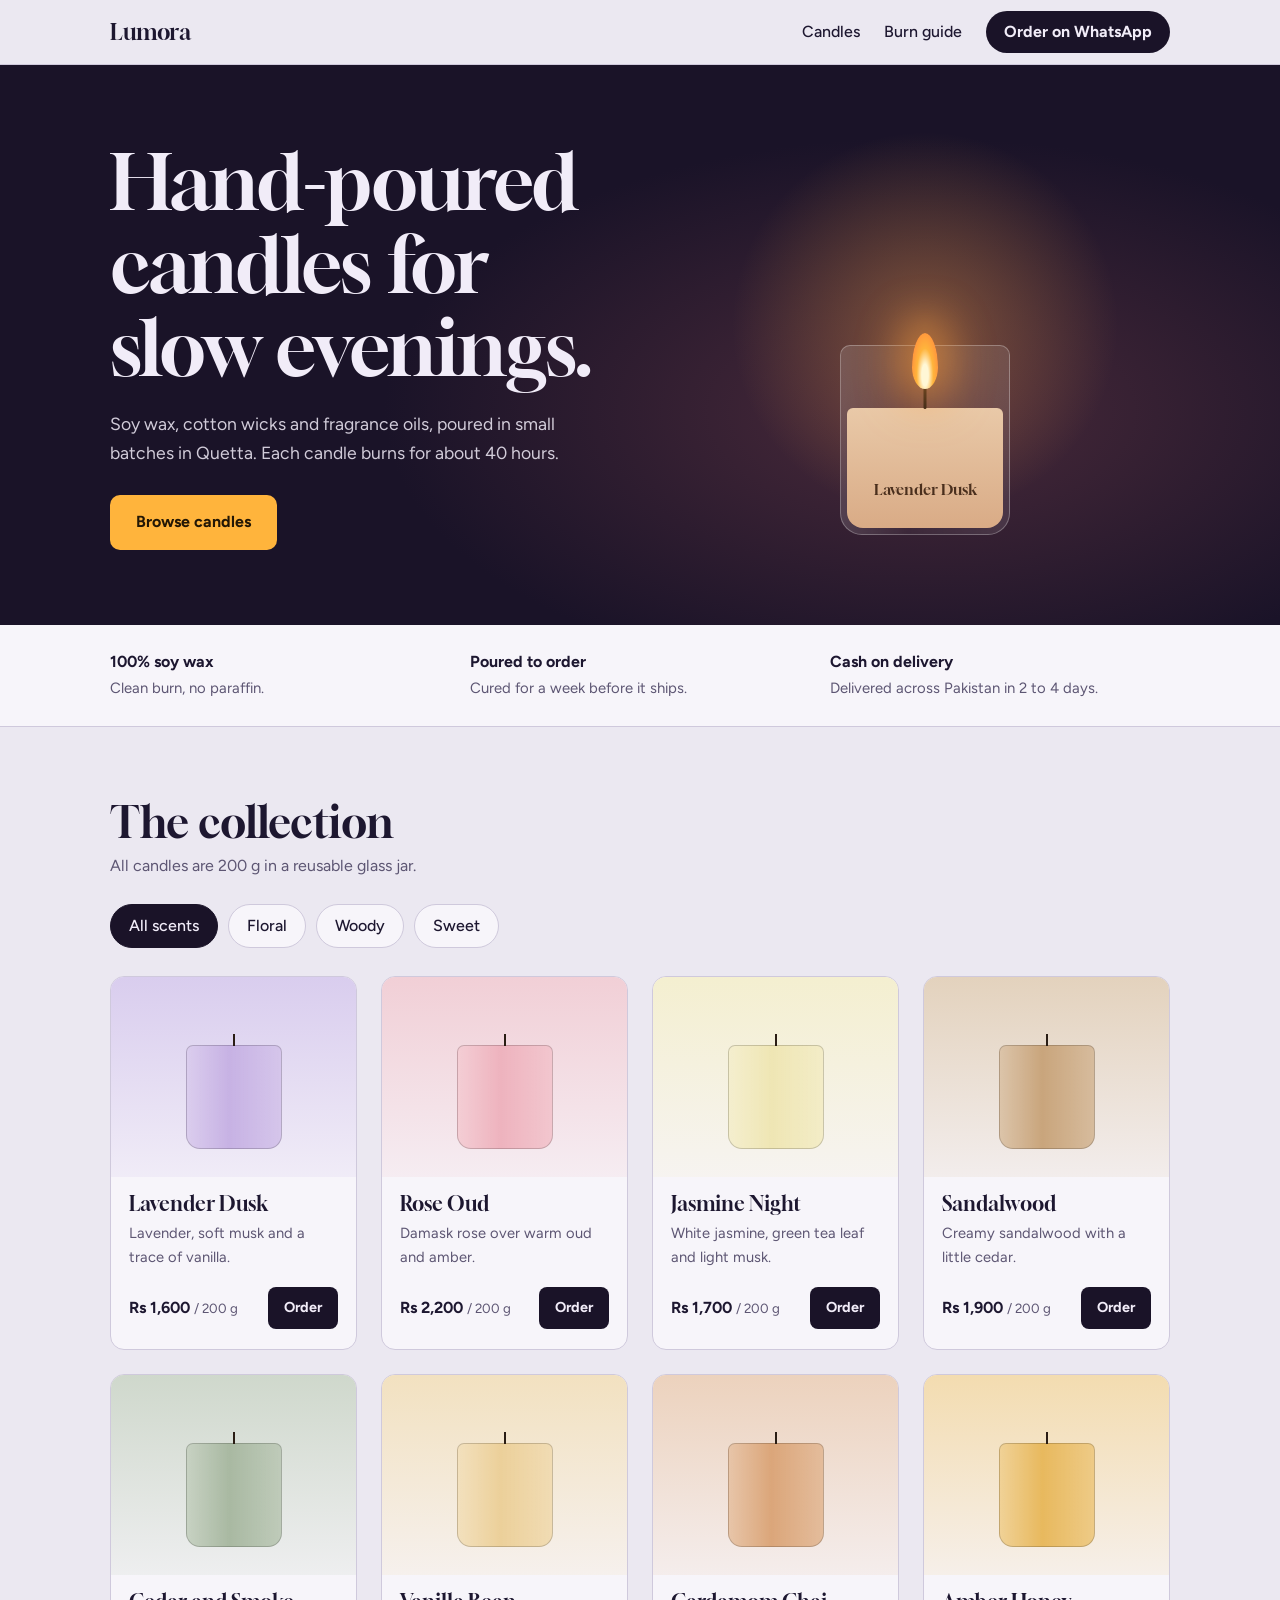
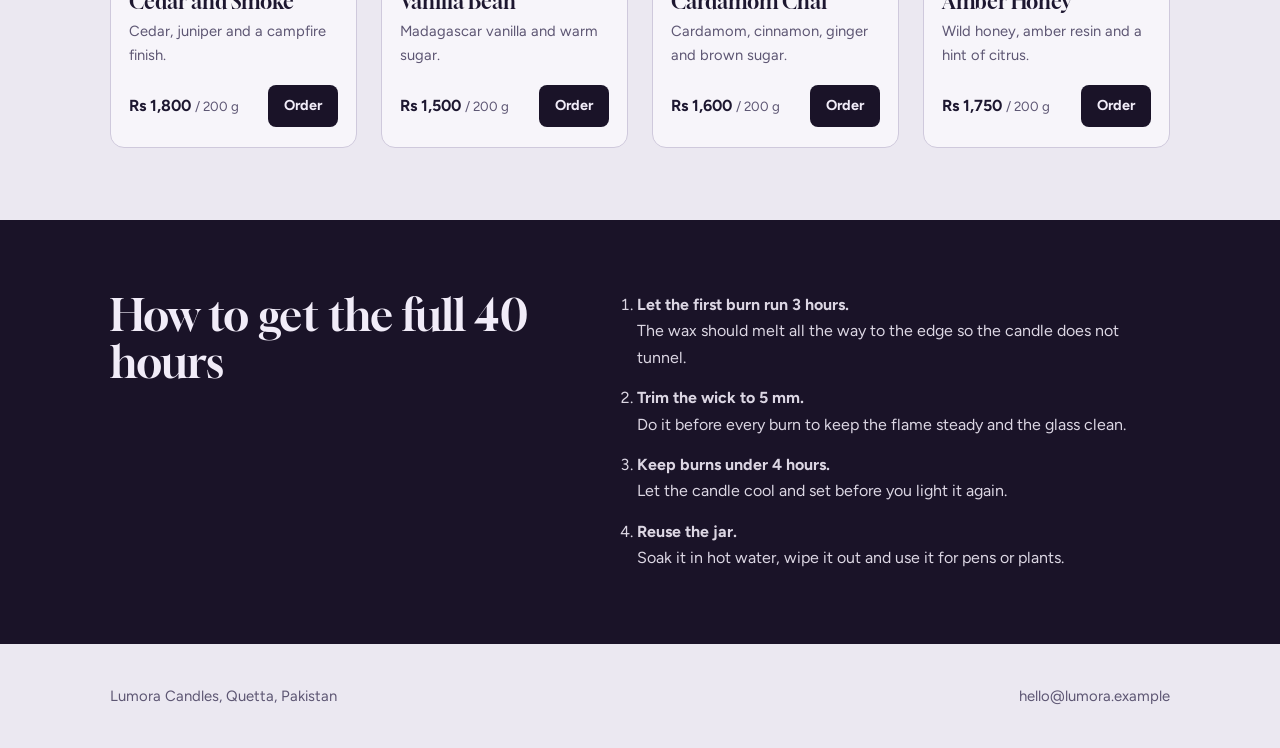
<file: Datheon_Full_Stack_Web_Development_Internship/01-developer-portfolio/projects/lumora-candles/index.html>
<!DOCTYPE html>
<html lang="en">
<head>
<meta charset="utf-8">
<meta name="viewport" content="width=device-width, initial-scale=1, viewport-fit=cover">
<title>Lumora Candles | Hand-poured soy candles</title>
<link rel="preconnect" href="https://fonts.googleapis.com">
<link rel="preconnect" href="https://fonts.gstatic.com" crossorigin>
<link href="https://fonts.googleapis.com/css2?family=Gloock&family=Figtree:wght@400;500;700&display=swap" rel="stylesheet">
<style>
:root{
  --bg:#ebe8f1; --surface:#f7f5fa; --ink:#1d1730; --muted:#5d5673; --line:#cfc9dc;
  --night:#1a1328; --on-night:#f1ecf8; --flame:#ffb43c; --ember:#ff7a3d;
  box-sizing:border-box;
  padding-top:env(safe-area-inset-top,0px);
  padding-bottom:env(safe-area-inset-bottom,0px);
}
@media (prefers-color-scheme:dark){
  :root:not([data-theme="light"]){--bg:#130e1d;--surface:#1e1730;--ink:#efeaf7;--muted:#a79fbd;--line:#2f2645;--night:#0c0814}
}
:root[data-theme="dark"]{--bg:#130e1d;--surface:#1e1730;--ink:#efeaf7;--muted:#a79fbd;--line:#2f2645;--night:#0c0814}
*,*::before,*::after{box-sizing:inherit}
html{scroll-behavior:smooth;scroll-padding-top:env(safe-area-inset-top,0px)}
body{margin:0;background:var(--bg);color:var(--ink);font:400 1rem/1.65 "Figtree",system-ui,sans-serif}
h1,h2,h3{font-family:"Gloock",Georgia,serif;font-weight:400;line-height:1.08;margin:0}
a{color:inherit}
:focus-visible{outline:3px solid var(--flame);outline-offset:3px}
.wrap{max-width:1100px;margin:0 auto;padding:0 20px}
@media (prefers-reduced-motion:reduce){html{scroll-behavior:auto}*{animation:none!important;transition:none!important}}

/* header */
header{position:sticky;top:env(safe-area-inset-top,0px);z-index:5;background:var(--bg);border-bottom:1px solid var(--line)}
header .wrap{display:flex;align-items:center;justify-content:space-between;height:64px}
.logo{font-family:"Gloock",serif;font-size:1.4rem;text-decoration:none}
nav{display:flex;gap:24px;align-items:center}
nav a{text-decoration:none;font-weight:500}
nav a:hover{text-decoration:underline;text-decoration-color:var(--ember);text-underline-offset:6px;text-decoration-thickness:2px}
.order{background:var(--night);color:var(--on-night);padding:8px 18px;border-radius:999px;font-weight:700}

/* hero: the lit candle */
.hero{background:radial-gradient(ellipse 60% 70% at 72% 62%,#4a2a3a 0%,var(--night) 70%);color:var(--on-night);overflow:hidden}
.hero .wrap{display:grid;grid-template-columns:1.1fr 1fr;gap:32px;align-items:center;min-height:560px;padding-block:56px}
.hero h1{font-size:clamp(2.6rem,7vw,4.8rem);letter-spacing:-.01em}
.hero p{max-width:44ch;font-size:1.1rem;opacity:.85;margin:20px 0 28px}
.btn{display:inline-block;background:var(--flame);color:#231705;font-weight:700;text-decoration:none;padding:14px 26px;border-radius:10px}
.btn:hover{filter:brightness(1.08)}
.scene{display:grid;place-items:end center;height:380px;position:relative}
.glow{position:absolute;width:420px;height:420px;max-width:100%;border-radius:50%;background:radial-gradient(circle,rgba(255,170,70,.35),transparent 65%);animation:breathe 4s ease-in-out infinite}
.hero-jar{position:relative;width:170px;height:190px;border-radius:10px 10px 22px 22px;background:linear-gradient(90deg,rgba(255,255,255,.14),rgba(255,255,255,.04) 40%,rgba(255,255,255,.1));border:1.5px solid rgba(255,255,255,.28)}
.hero-jar::before{content:"";position:absolute;left:6px;right:6px;bottom:6px;height:120px;border-radius:6px 6px 16px 16px;background:linear-gradient(#e9c9a8,#d9ab86)}
.hero-jar::after{content:"Lavender Dusk";position:absolute;left:0;right:0;bottom:36px;text-align:center;font:400 .95rem "Gloock",serif;color:#4a2f1d}
.wick{position:absolute;left:50%;bottom:126px;width:3px;height:22px;background:#2a1d14;transform:translateX(-50%);border-radius:2px;z-index:2}
.flame{position:absolute;left:50%;bottom:146px;width:26px;height:56px;margin-left:-13px;border-radius:50% 50% 50% 50%/62% 62% 38% 38%;background:radial-gradient(ellipse at 50% 75%,#fff7d6 0 18%,var(--flame) 45%,var(--ember) 100%);box-shadow:0 0 40px 14px rgba(255,160,60,.55);transform-origin:50% 100%;animation:flicker 2.6s ease-in-out infinite;z-index:3}
@keyframes flicker{0%,100%{transform:scale(1,1) rotate(-1deg)}20%{transform:scale(.95,1.06) rotate(1.5deg)}45%{transform:scale(1.03,.96) rotate(-1.5deg)}70%{transform:scale(.97,1.05) rotate(1deg)}}
@keyframes breathe{0%,100%{opacity:.8}50%{opacity:1}}

/* facts */
.facts{background:var(--surface);border-bottom:1px solid var(--line)}
.facts .wrap{display:grid;grid-template-columns:repeat(3,1fr);gap:20px;padding-block:24px}
.facts strong{display:block}
.facts span{color:var(--muted);font-size:.93rem}

/* shop */
.shop{padding:72px 0}
.shop h2,.care h2{font-size:clamp(1.9rem,4vw,2.7rem)}
.sub{color:var(--muted);margin:8px 0 24px}
.shop input[type=radio]{position:absolute;opacity:0;pointer-events:none}
.filters{display:flex;flex-wrap:wrap;gap:10px;margin-bottom:28px}
.filters label{border:1.5px solid var(--line);background:var(--surface);padding:8px 18px;border-radius:999px;font-weight:500;cursor:pointer}
#f-all:checked ~ .filters [for=f-all],
#f-floral:checked ~ .filters [for=f-floral],
#f-woody:checked ~ .filters [for=f-woody],
#f-sweet:checked ~ .filters [for=f-sweet]{background:var(--night);color:var(--on-night);border-color:var(--night)}
#f-all:focus-visible ~ .filters [for=f-all],
#f-floral:focus-visible ~ .filters [for=f-floral],
#f-woody:focus-visible ~ .filters [for=f-woody],
#f-sweet:focus-visible ~ .filters [for=f-sweet]{outline:3px solid var(--flame);outline-offset:3px}
#f-floral:checked ~ .grid .card:not([data-c=floral]),
#f-woody:checked ~ .grid .card:not([data-c=woody]),
#f-sweet:checked ~ .grid .card:not([data-c=sweet]){display:none}
.grid{display:grid;grid-template-columns:repeat(auto-fill,minmax(230px,1fr));gap:24px}
.card{background:var(--surface);border:1px solid var(--line);border-radius:14px;overflow:hidden;display:flex;flex-direction:column}
.thumb{height:200px;display:grid;place-items:end center;padding-bottom:28px;background:linear-gradient(var(--tint),transparent 130%)}
.jar{width:96px;height:104px;border-radius:7px 7px 14px 14px;border:1.5px solid rgba(0,0,0,.18);background:linear-gradient(90deg,rgba(255,255,255,.35),rgba(255,255,255,0) 45%,rgba(255,255,255,.25)),var(--wax);position:relative}
.jar::before{content:"";position:absolute;left:50%;top:-12px;width:2px;height:12px;background:#2a1d14;transform:translateX(-50%)}
.body{padding:16px 18px 20px;display:flex;flex-direction:column;gap:6px;flex:1}
.card h3{font-size:1.25rem}
.notes{margin:0;color:var(--muted);font-size:.92rem;flex:1}
.row{display:flex;justify-content:space-between;align-items:center;margin-top:12px}
.price{font-weight:700}
.price small{font-weight:400;color:var(--muted)}
.add{background:var(--night);color:var(--on-night);text-decoration:none;font-weight:700;font-size:.9rem;padding:9px 16px;border-radius:8px}
.add:hover{background:var(--ember);color:#231705}

/* care */
.care{background:var(--night);color:var(--on-night);padding:72px 0}
.care .wrap{display:grid;grid-template-columns:1fr 1.2fr;gap:48px}
.care ol{margin:0;padding-left:1.2em;display:grid;gap:14px}
.care li{opacity:.9;max-width:52ch}
.care li strong{display:block;opacity:1}

/* footer */
footer{padding:40px 0;color:var(--muted);font-size:.93rem}
footer .wrap{display:flex;justify-content:space-between;flex-wrap:wrap;gap:12px}

@media (max-width:760px){
  .hero .wrap,.care .wrap{grid-template-columns:1fr}
  .hero .wrap{min-height:0}
  .facts .wrap{grid-template-columns:1fr;gap:12px}
  header{position:static}
  header .wrap{height:auto;flex-wrap:wrap;gap:6px 14px;padding-top:10px;padding-bottom:10px}
  nav{gap:6px 16px;flex-wrap:wrap}
  .scene{height:320px}
}
</style>
</head>
<body>
<header>
  <div class="wrap">
    <a class="logo" href="#top">Lumora</a>
    <nav>
      <a href="#shop">Candles</a>
      <a href="#care">Burn guide</a>
      <a class="order" href="https://wa.me/920000000000" rel="noopener">Order on WhatsApp</a>
    </nav>
  </div>
</header>

<main id="top">
  <section class="hero">
    <div class="wrap">
      <div>
        <h1>Hand-poured candles for slow evenings.</h1>
        <p>Soy wax, cotton wicks and fragrance oils, poured in small batches in Quetta. Each candle burns for about 40 hours.</p>
        <a class="btn" href="#shop">Browse candles</a>
      </div>
      <div class="scene" aria-hidden="true">
        <div class="glow"></div>
        <div class="hero-jar"></div>
        <div class="wick"></div>
        <div class="flame"></div>
      </div>
    </div>
  </section>

  <section class="facts">
    <div class="wrap">
      <div><strong>100% soy wax</strong><span>Clean burn, no paraffin.</span></div>
      <div><strong>Poured to order</strong><span>Cured for a week before it ships.</span></div>
      <div><strong>Cash on delivery</strong><span>Delivered across Pakistan in 2 to 4 days.</span></div>
    </div>
  </section>

  <section class="shop" id="shop">
    <div class="wrap">
      <h2>The collection</h2>
      <p class="sub">All candles are 200 g in a reusable glass jar.</p>

      <input type="radio" name="f" id="f-all" checked>
      <input type="radio" name="f" id="f-floral">
      <input type="radio" name="f" id="f-woody">
      <input type="radio" name="f" id="f-sweet">
      <div class="filters">
        <label for="f-all">All scents</label>
        <label for="f-floral">Floral</label>
        <label for="f-woody">Woody</label>
        <label for="f-sweet">Sweet</label>
      </div>

      <div class="grid">
        <article class="card" data-c="floral">
          <div class="thumb" style="--tint:#d9cdee;--wax:#c7b2e4"><div class="jar"></div></div>
          <div class="body"><h3>Lavender Dusk</h3><p class="notes">Lavender, soft musk and a trace of vanilla.</p>
          <div class="row"><span class="price">Rs 1,600 <small>/ 200 g</small></span><a class="add" href="https://wa.me/920000000000?text=Lavender%20Dusk">Order</a></div></div>
        </article>
        <article class="card" data-c="floral">
          <div class="thumb" style="--tint:#f1cfd6;--wax:#eeb3be"><div class="jar"></div></div>
          <div class="body"><h3>Rose Oud</h3><p class="notes">Damask rose over warm oud and amber.</p>
          <div class="row"><span class="price">Rs 2,200 <small>/ 200 g</small></span><a class="add" href="https://wa.me/920000000000?text=Rose%20Oud">Order</a></div></div>
        </article>
        <article class="card" data-c="floral">
          <div class="thumb" style="--tint:#f4efd0;--wax:#efe6b4"><div class="jar"></div></div>
          <div class="body"><h3>Jasmine Night</h3><p class="notes">White jasmine, green tea leaf and light musk.</p>
          <div class="row"><span class="price">Rs 1,700 <small>/ 200 g</small></span><a class="add" href="https://wa.me/920000000000?text=Jasmine%20Night">Order</a></div></div>
        </article>
        <article class="card" data-c="woody">
          <div class="thumb" style="--tint:#e3d2bd;--wax:#c9a57c"><div class="jar"></div></div>
          <div class="body"><h3>Sandalwood</h3><p class="notes">Creamy sandalwood with a little cedar.</p>
          <div class="row"><span class="price">Rs 1,900 <small>/ 200 g</small></span><a class="add" href="https://wa.me/920000000000?text=Sandalwood">Order</a></div></div>
        </article>
        <article class="card" data-c="woody">
          <div class="thumb" style="--tint:#cfd8cc;--wax:#a9b9a2"><div class="jar"></div></div>
          <div class="body"><h3>Cedar and Smoke</h3><p class="notes">Cedar, juniper and a campfire finish.</p>
          <div class="row"><span class="price">Rs 1,800 <small>/ 200 g</small></span><a class="add" href="https://wa.me/920000000000?text=Cedar%20and%20Smoke">Order</a></div></div>
        </article>
        <article class="card" data-c="sweet">
          <div class="thumb" style="--tint:#f2e1c0;--wax:#ecd09a"><div class="jar"></div></div>
          <div class="body"><h3>Vanilla Bean</h3><p class="notes">Madagascar vanilla and warm sugar.</p>
          <div class="row"><span class="price">Rs 1,500 <small>/ 200 g</small></span><a class="add" href="https://wa.me/920000000000?text=Vanilla%20Bean">Order</a></div></div>
        </article>
        <article class="card" data-c="sweet">
          <div class="thumb" style="--tint:#ecd2bd;--wax:#dba67a"><div class="jar"></div></div>
          <div class="body"><h3>Cardamom Chai</h3><p class="notes">Cardamom, cinnamon, ginger and brown sugar.</p>
          <div class="row"><span class="price">Rs 1,600 <small>/ 200 g</small></span><a class="add" href="https://wa.me/920000000000?text=Cardamom%20Chai">Order</a></div></div>
        </article>
        <article class="card" data-c="sweet">
          <div class="thumb" style="--tint:#f3dcb0;--wax:#e8b95e"><div class="jar"></div></div>
          <div class="body"><h3>Amber Honey</h3><p class="notes">Wild honey, amber resin and a hint of citrus.</p>
          <div class="row"><span class="price">Rs 1,750 <small>/ 200 g</small></span><a class="add" href="https://wa.me/920000000000?text=Amber%20Honey">Order</a></div></div>
        </article>
      </div>
    </div>
  </section>

  <section class="care" id="care">
    <div class="wrap">
      <h2>How to get the full 40 hours</h2>
      <ol>
        <li><strong>Let the first burn run 3 hours.</strong>The wax should melt all the way to the edge so the candle does not tunnel.</li>
        <li><strong>Trim the wick to 5 mm.</strong>Do it before every burn to keep the flame steady and the glass clean.</li>
        <li><strong>Keep burns under 4 hours.</strong>Let the candle cool and set before you light it again.</li>
        <li><strong>Reuse the jar.</strong>Soak it in hot water, wipe it out and use it for pens or plants.</li>
      </ol>
    </div>
  </section>
</main>

<footer>
  <div class="wrap">
    <span>Lumora Candles, Quetta, Pakistan</span>
    <span>hello@lumora.example</span>
  </div>
</footer>
</body>
</html>
</file>
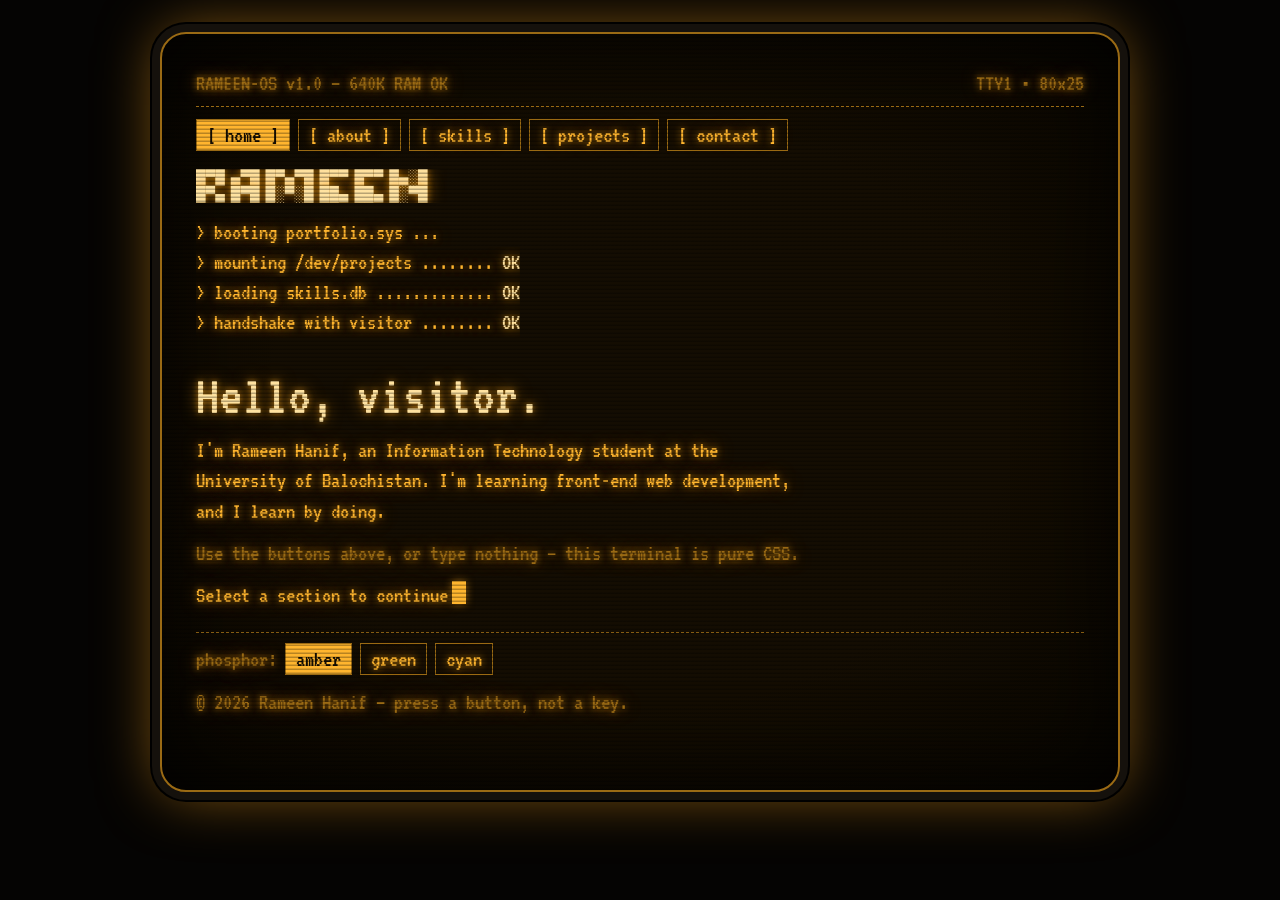
<file: Datheon_Full_Stack_Web_Development_Internship/01-developer-portfolio/projects/retro-terminal/index.html>
<!DOCTYPE html>
<html lang="en">
<head>
<meta charset="utf-8">
<meta name="viewport" content="width=device-width, initial-scale=1, viewport-fit=cover">
<title>rameen@portfolio:~$</title>
<link href="https://fonts.googleapis.com/css2?family=VT323&display=swap" rel="stylesheet">
<style>
:root{box-sizing:border-box;padding-top:env(safe-area-inset-top,0px);padding-bottom:env(safe-area-inset-bottom,0px);background:#050403}
html{scroll-padding-top:env(safe-area-inset-top,0px)}
*,*::before,*::after{box-sizing:inherit}
body{margin:0;background:#050403;font-family:'VT323','Courier New',monospace;font-size:clamp(1.15rem,2.6vw,1.45rem);line-height:1.3;min-height:100vh;display:flex;justify-content:center;align-items:flex-start;padding:min(4vw,32px) min(3vw,20px)}
.sw{position:absolute;opacity:0;width:1px;height:1px;pointer-events:none}

/* ---- themes (pure CSS radios) ---- */
.crt{--fg:#ffb52e;--dim:#9a6a14;--bg:#140d02;--hi:#ffe2a0;--glow:rgba(255,168,30,.55)}
#t-green:checked~.crt{--fg:#4dff7c;--dim:#1f9e45;--bg:#02110a;--hi:#c9ffd8;--glow:rgba(60,255,120,.5)}
#t-cyan:checked~.crt{--fg:#52e3ff;--dim:#1f8aa3;--bg:#020f14;--hi:#d2f7ff;--glow:rgba(70,220,255,.5)}

/* ---- the screen ---- */
.crt{position:relative;width:100%;max-width:960px;min-height:min(86vh,760px);background:radial-gradient(ellipse at center,var(--bg) 55%,#000 130%);color:var(--fg);border:2px solid var(--dim);border-radius:26px;padding:clamp(16px,3vw,34px);text-shadow:0 0 6px var(--glow),0 0 16px var(--glow);box-shadow:0 0 0 8px #15110c,0 0 0 10px #000,0 0 60px var(--glow),inset 0 0 90px rgba(0,0,0,.85);overflow:hidden;animation:flick 6s infinite}
.crt::before{content:"";position:absolute;inset:0;pointer-events:none;z-index:5;background:repeating-linear-gradient(to bottom,rgba(0,0,0,0) 0 2px,rgba(0,0,0,.28) 3px 4px)}
.crt::after{content:"";position:absolute;left:0;right:0;top:-30%;height:30%;pointer-events:none;z-index:6;background:linear-gradient(to bottom,transparent,rgba(255,255,255,.06),transparent);animation:roll 7s linear infinite}
@keyframes roll{to{top:130%}}
@keyframes flick{0%,94%,100%{opacity:1}95%{opacity:.93}96%{opacity:1}97%{opacity:.9}}
.crt>*{position:relative;z-index:2}

/* ---- top bar + nav ---- */
.bar{display:flex;flex-wrap:wrap;justify-content:space-between;gap:6px 18px;color:var(--dim);border-bottom:1px dashed var(--dim);padding-bottom:8px;margin-bottom:12px}
.nav{display:flex;flex-wrap:wrap;gap:6px 8px;margin-bottom:18px}
.nav label,.themes label{cursor:pointer;padding:0 10px;border:1px solid var(--dim);color:var(--fg);user-select:none}
.nav label:hover,.themes label:hover{background:var(--fg);color:var(--bg);text-shadow:none}
input:focus-visible~.crt .nav,input:focus-visible~.crt .themes{outline:1px dashed var(--hi);outline-offset:4px}
#p-home:checked~.crt [for=p-home],#p-about:checked~.crt [for=p-about],#p-skills:checked~.crt [for=p-skills],#p-work:checked~.crt [for=p-work],#p-contact:checked~.crt [for=p-contact],
#t-amber:checked~.crt [for=t-amber],#t-green:checked~.crt [for=t-green],#t-cyan:checked~.crt [for=t-cyan]{background:var(--fg);color:var(--bg);text-shadow:none}

/* ---- pages ---- */
.pg{display:none}
#p-home:checked~.crt #home,#p-about:checked~.crt #about,#p-skills:checked~.crt #skills,#p-work:checked~.crt #work,#p-contact:checked~.crt #contact{display:block}
h1,h2{margin:0 0 10px;font-weight:400;color:var(--hi)}
h1{font-size:clamp(2rem,7vw,3.6rem);line-height:1}
h2{font-size:1.6rem}
p{margin:0 0 12px;max-width:68ch}
.dim{color:var(--dim)}
.cmd::before{content:"rameen@portfolio:~$ ";color:var(--dim)}
.cmd{margin:0 0 10px}
a{color:var(--hi)}
a:hover{background:var(--fg);color:var(--bg);text-shadow:none}
pre{margin:0 0 14px;font:inherit;white-space:pre-wrap;color:var(--fg)}
.logo{font-size:clamp(.5rem,1.9vw,1rem);line-height:1.05;color:var(--hi);margin-bottom:14px;overflow:hidden}

/* typed boot lines */
.ty{display:block;white-space:nowrap;overflow:hidden;width:calc(var(--n)*1ch);max-width:100%;animation:type calc(var(--n)*.035s) steps(var(--n)) var(--d) both}
@keyframes type{from{width:0}to{width:calc(var(--n)*1ch)}}
.ok{color:var(--hi)}

/* cursor */
.cur::after{content:"";display:inline-block;width:.6em;height:1em;margin-left:4px;vertical-align:-2px;background:var(--fg);box-shadow:0 0 8px var(--glow);animation:blink 1s steps(1) infinite}
@keyframes blink{50%{opacity:0}}

/* skills bars */
.sk{display:grid;grid-template-columns:minmax(0,15ch) 1fr 4ch;gap:10px;align-items:center;margin-bottom:6px}
.sk i{display:block;height:.8em;border:1px solid var(--dim);background:repeating-linear-gradient(90deg,var(--fg) 0 .5ch,transparent .5ch .7ch);background-size:var(--w) 100%;background-repeat:no-repeat;box-shadow:0 0 8px var(--glow)}
.sk span:last-child{text-align:right}

/* projects */
.proj{border:1px solid var(--dim);padding:10px 14px;margin-bottom:12px}
.proj b{color:var(--hi);font-weight:400}
.tags{color:var(--dim)}

.themes{display:flex;flex-wrap:wrap;gap:6px 8px;align-items:center;margin-top:22px;padding-top:10px;border-top:1px dashed var(--dim);color:var(--dim)}
.foot{margin-top:12px;color:var(--dim)}

@media (max-width:560px){.sk{grid-template-columns:minmax(0,11ch) 1fr 4ch}}
@media (prefers-reduced-motion:reduce){.crt,.crt::after,.cur::after{animation:none}.ty{animation:none;width:auto;white-space:normal}}
</style>
</head>
<body>

<input class="sw" type="radio" name="p" id="p-home" checked aria-label="home">
<input class="sw" type="radio" name="p" id="p-about" aria-label="about">
<input class="sw" type="radio" name="p" id="p-skills" aria-label="skills">
<input class="sw" type="radio" name="p" id="p-work" aria-label="projects">
<input class="sw" type="radio" name="p" id="p-contact" aria-label="contact">
<input class="sw" type="radio" name="t" id="t-amber" checked aria-label="amber theme">
<input class="sw" type="radio" name="t" id="t-green" aria-label="green theme">
<input class="sw" type="radio" name="t" id="t-cyan" aria-label="cyan theme">

<div class="crt">
  <div class="bar"><span>RAMEEN-OS v1.0 &mdash; 640K RAM OK</span><span>TTY1 &bull; 80x25</span></div>

  <nav class="nav" aria-label="Sections">
    <label for="p-home">[ home ]</label>
    <label for="p-about">[ about ]</label>
    <label for="p-skills">[ skills ]</label>
    <label for="p-work">[ projects ]</label>
    <label for="p-contact">[ contact ]</label>
  </nav>

  <!-- HOME -->
  <section class="pg" id="home">
    <pre class="logo" aria-hidden="true">&#9608;&#9600;&#9608; &#9604;&#9600;&#9608; &#9608;&#9600;&#9604;&#9600;&#9608; &#9608;&#9600;&#9600; &#9608;&#9600;&#9600; &#9608;&#9604;&#9617;&#9608;
&#9608;&#9600;&#9604; &#9608;&#9600;&#9608; &#9608;&#9617;&#9600;&#9617;&#9608; &#9608;&#9608;&#9604; &#9608;&#9608;&#9604; &#9608;&#9617;&#9600;&#9608;</pre>
    <span class="ty" style="--n:34;--d:.2s">&gt; booting portfolio.sys ...</span>
    <span class="ty" style="--n:36;--d:1.4s">&gt; mounting /dev/projects ........ <span class="ok">OK</span></span>
    <span class="ty" style="--n:36;--d:2.6s">&gt; loading skills.db ............. <span class="ok">OK</span></span>
    <span class="ty" style="--n:36;--d:3.8s">&gt; handshake with visitor ........ <span class="ok">OK</span></span>
    <br>
    <h1>Hello, visitor.</h1>
    <p>I'm Rameen Hanif, an Information Technology student at the University of Balochistan. I'm learning front-end web development, and I learn by doing.</p>
    <p class="dim">Use the buttons above, or type nothing &mdash; this terminal is pure CSS.</p>
    <p class="cur">Select a section to continue</p>
  </section>

  <!-- ABOUT -->
  <section class="pg" id="about">
    <p class="cmd">cat about.txt</p>
    <h2>About me</h2>
    <p>I'm an Information Technology student at the University of Balochistan in Pakistan, with an interest in web development and building practical digital solutions.</p>
    <p>I'm developing my skills in HTML, CSS, Bootstrap, WordPress, JavaScript and programming fundamentals. My goal is to become a skilled web developer and build a portfolio of real projects.</p>
    <pre>NAME ......... Rameen Hanif
STUDYING ..... Information Technology
UNIVERSITY ... University of Balochistan
SESSION ...... 2023-2027 (6th semester)
GOAL ......... front-end / web developer</pre>
    <p class="cmd cur"></p>
  </section>

  <!-- SKILLS -->
  <section class="pg" id="skills">
    <p class="cmd">./skills --list</p>
    <h2>Skills</h2>
    <pre>USING NOW ..... HTML, CSS, Bootstrap, WordPress
IMPROVING ..... JavaScript
UNIVERSITY .... C and C++ (beginner level)
COURSES ....... operating systems, networks,
                assembly, virtualization,
                cybersecurity, AI, maths</pre>
    <p class="dim">Courses are subjects I have studied, not tools I use every day.</p>
    <p class="cmd cur"></p>
  </section>

  <!-- PROJECTS -->
  <section class="pg" id="work">
    <p class="cmd">ls -l ~/projects</p>
    <h2>Projects</h2>
    <div class="proj"><b>lumora-candles</b><br>A product page for a soy candle brand, with order buttons that open WhatsApp.<br><span class="tags">HTML, CSS</span></div>
    <div class="proj"><b>balochistan-travel-guide</b><br>When to visit Balochistan: places, seasons, what is in bloom, and travel tips.<br><span class="tags">HTML, CSS</span></div>
    <div class="proj"><b>glass-ui</b><br>Frosted-glass buttons, cards, forms and a modal, with light and dark themes.<br><span class="tags">HTML, CSS</span></div>
    <div class="proj"><b>stop-by-stop</b><br>A scroll-driven timeline styled like a metro line.<br><span class="tags">HTML, CSS</span></div>
    <div class="proj"><b>css-art-gallery</b><br>Six drawings made only with CSS.<br><span class="tags">HTML, CSS</span></div>
    <div class="proj"><b>retro-terminal</b><br>This page: a portfolio dressed up as an old computer.<br><span class="tags">HTML, CSS</span></div>
    <p class="cmd cur"></p>
  </section>

  <!-- CONTACT -->
  <section class="pg" id="contact">
    <p class="cmd">./connect --open-channel</p>
    <h2>Contact</h2>
    <pre>EMAIL ........ <a href="mailto:rameen.hanif.it@gmail.com">rameen.hanif.it@gmail.com</a></pre>
    <p>I'm open to learning opportunities, collaborations and web projects.</p>
    <p class="cmd cur"></p>
  </section>

  <div class="themes" role="group" aria-label="Phosphor color">
    <span>phosphor:</span>
    <label for="t-amber">amber</label>
    <label for="t-green">green</label>
    <label for="t-cyan">cyan</label>
  </div>
  <div class="foot">&copy; 2026 Rameen Hanif &mdash; press a button, not a key.</div>
</div>

</body>
</html>
</file>
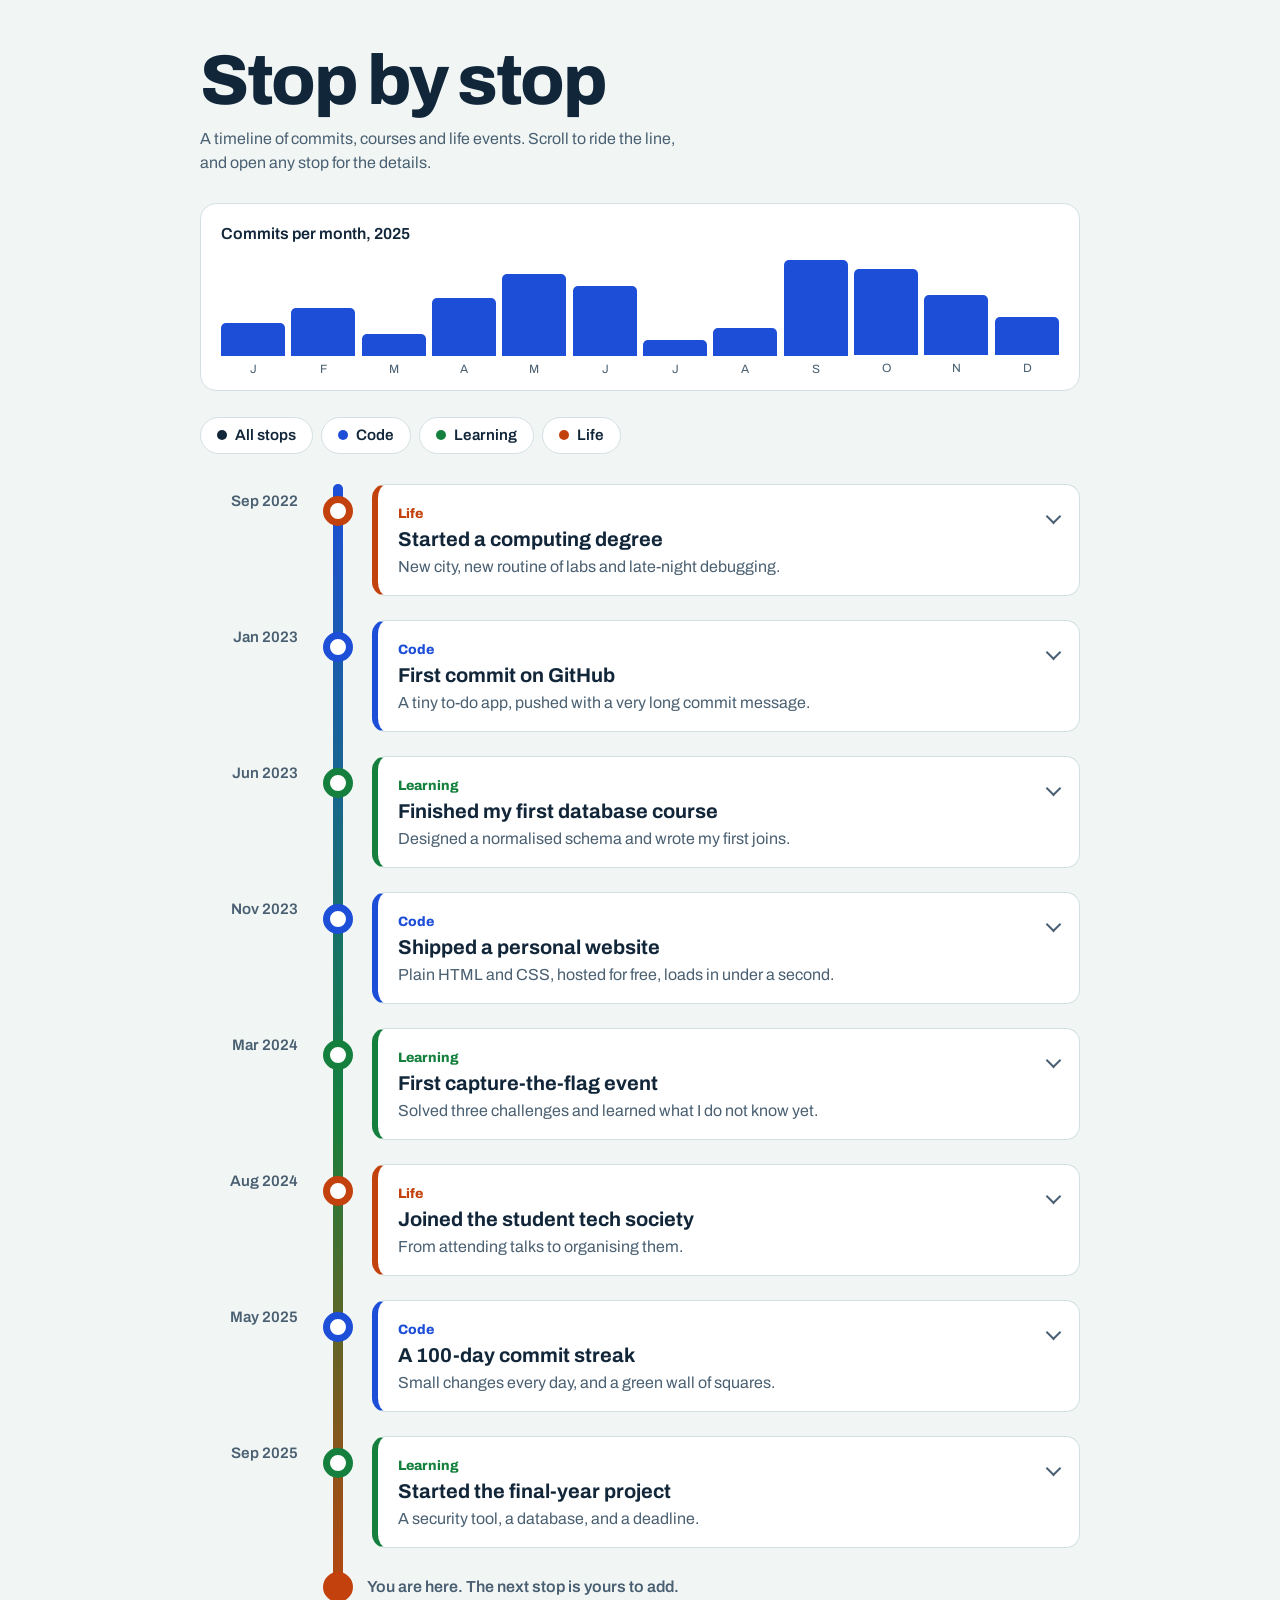
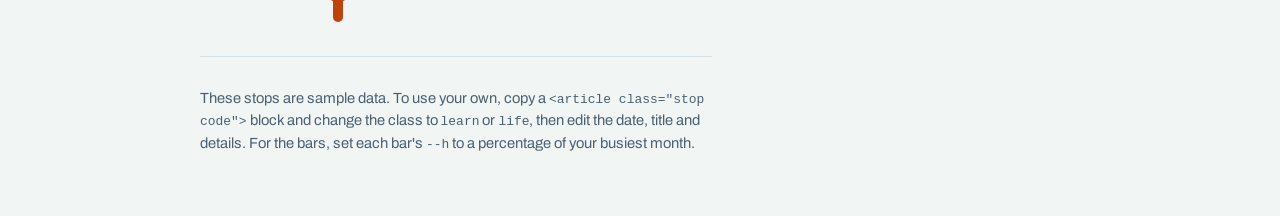
<file: Datheon_Full_Stack_Web_Development_Internship/01-developer-portfolio/projects/stop-by-stop-timeline/index.html>
<!DOCTYPE html>
<html lang="en">
<head>
<meta charset="utf-8">
<meta name="viewport" content="width=device-width, initial-scale=1, viewport-fit=cover">
<title>Stop by stop: a scrollable timeline</title>
<link href="https://fonts.googleapis.com/css2?family=Archivo:wght@400;600;800&display=swap" rel="stylesheet">
<style>
:root{--bg:#f1f6f5;--card:#fff;--ink:#12263a;--mute:#4a6072;--line:#d3dfe2;--code:#1d4ed8;--learn:#15803d;--life:#c2410c;
box-sizing:border-box;padding-top:env(safe-area-inset-top,0px);padding-bottom:env(safe-area-inset-bottom,0px);background:#f1f6f5}
@media (prefers-color-scheme:dark){:root:not([data-theme="light"]){--bg:#0c1a22;--card:#14262f;--ink:#e8f1f5;--mute:#9db4c2;--line:#26404d;--code:#7aa7ff;--learn:#4ade80;--life:#ffa24d;background:#0c1a22}}
:root[data-theme="dark"]{--bg:#0c1a22;--card:#14262f;--ink:#e8f1f5;--mute:#9db4c2;--line:#26404d;--code:#7aa7ff;--learn:#4ade80;--life:#ffa24d;background:#0c1a22}
html{scroll-padding-top:env(safe-area-inset-top,0px)}
*,*::before,*::after{box-sizing:inherit}
body{margin:0;background:var(--bg);color:var(--ink);font-family:'Archivo',system-ui,sans-serif;line-height:1.5;padding:clamp(18px,4vw,48px)}
.sw{position:absolute;opacity:0;width:1px;height:1px;pointer-events:none}
main{max-width:880px;margin:0 auto}
h1{font-size:clamp(2.4rem,8vw,4.4rem);line-height:.95;margin:0 0 12px;font-weight:800;letter-spacing:-.035em}
.lead{margin:0 0 28px;color:var(--mute);max-width:56ch}

/* commit bars */
.pulse{padding:18px 20px 12px;border:1.5px solid var(--line);border-radius:16px;background:var(--card);margin-bottom:26px}
.pulse h2{font-size:1rem;margin:0 0 14px;font-weight:600}
.bars{display:flex;align-items:flex-end;gap:6px;height:96px;margin-bottom:22px}
.bars i{position:relative;flex:1;height:var(--h);background:var(--code);border-radius:5px 5px 0 0;transform-origin:bottom;animation:up .7s cubic-bezier(.2,.8,.2,1) both;animation-delay:calc(var(--i)*45ms)}
.bars i::after{content:attr(data-m);position:absolute;top:100%;left:50%;transform:translateX(-50%);padding-top:4px;font-size:.75rem;font-style:normal;color:var(--mute)}
.bars i:hover{filter:brightness(1.25)}
@keyframes up{from{transform:scaleY(0)}}

/* filters */
.chips{display:flex;flex-wrap:wrap;gap:8px;margin-bottom:30px}
.chips label{display:inline-flex;align-items:center;gap:8px;padding:6px 16px;border:1.5px solid var(--line);border-radius:99px;font-weight:600;font-size:.95rem;cursor:pointer;background:var(--card)}
.chips label::before{content:"";width:10px;height:10px;border-radius:50%;background:var(--d,var(--ink))}
.chips label:hover{border-color:var(--ink)}
#f-all:checked~.chips [for=f-all],#f-code:checked~.chips [for=f-code],#f-learn:checked~.chips [for=f-learn],#f-life:checked~.chips [for=f-life]{background:var(--ink);color:var(--bg);border-color:var(--ink)}
input:focus-visible~.chips{outline:3px solid var(--code);outline-offset:4px;border-radius:12px}
#f-code:checked~.tl .stop:not(.code),#f-learn:checked~.tl .stop:not(.learn),#f-life:checked~.tl .stop:not(.life){display:none}

/* timeline */
.tl{--rx:20px;position:relative;padding-bottom:20px}
.tl::before,.fill{content:"";position:absolute;left:var(--rx);top:0;bottom:0;width:10px;margin-left:-5px;border-radius:5px}
.tl::before{background:var(--line)}
.fill{background:linear-gradient(var(--code),var(--learn) 55%,var(--life));transform-origin:top}
.stop{--c:var(--ink);position:relative;display:grid;grid-template-columns:40px 1fr;grid-template-areas:"node when" "node card";column-gap:14px;margin-bottom:24px}
.stop.code{--c:var(--code)}.stop.learn{--c:var(--learn)}.stop.life{--c:var(--life)}
.when{grid-area:when;font-weight:600;color:var(--mute);margin-bottom:6px;font-size:.95rem}
.node{grid-area:node;justify-self:center;width:30px;height:30px;margin-top:2px;border-radius:50%;background:var(--card);border:7px solid var(--c);position:relative;z-index:1;transition:background .25s,transform .25s}
.stop:hover .node{animation:ring 1.1s ease-out infinite}
.stop:has(details[open]) .node{background:var(--c);transform:scale(1.15)}
@keyframes ring{from{box-shadow:0 0 0 0 var(--c)}to{box-shadow:0 0 0 16px transparent}}
.card{grid-area:card;background:var(--card);border:1.5px solid var(--line);border-left:6px solid var(--c);border-radius:14px;transition:transform .2s,box-shadow .2s}
.stop:hover .card{transform:translateX(4px);box-shadow:0 10px 28px rgba(18,38,58,.14)}
summary{list-style:none;cursor:pointer;padding:16px 46px 16px 20px;position:relative}
summary::-webkit-details-marker{display:none}
summary::after{content:"";position:absolute;right:20px;top:26px;width:9px;height:9px;border-right:2.5px solid var(--mute);border-bottom:2.5px solid var(--mute);transform:rotate(45deg);transition:transform .25s}
details[open] summary::after{transform:rotate(-135deg);top:30px}
summary:focus-visible{outline:3px solid var(--code);outline-offset:2px;border-radius:10px}
.tag{font-weight:800;font-size:.85rem;color:var(--c)}
h3{margin:2px 0 4px;font-size:1.25rem;line-height:1.2}
summary p{margin:0;color:var(--mute)}
.more{padding:0 20px 18px;animation:fade .35s ease both}
.more p{margin:0 0 10px}
.more .meta{font-size:.9rem;color:var(--mute);margin:0;padding-top:10px;border-top:1px dashed var(--line)}
@keyframes fade{from{opacity:0;transform:translateY(-6px)}}
.end{display:flex;align-items:center;gap:14px;margin-left:calc(var(--rx) - 15px);font-weight:600;color:var(--mute)}
.end i{width:30px;height:30px;border-radius:50%;border:7px solid var(--life);background:var(--life);flex:none;position:relative;z-index:1}
.end span{margin-left:0}
footer{margin-top:34px;padding-top:16px;border-top:1.5px solid var(--line);color:var(--mute);font-size:.92rem;max-width:64ch}
code{font:.88em ui-monospace,Menlo,Consolas,monospace}

@media (min-width:760px){
  .tl{--rx:138px}
  .stop{grid-template-columns:110px 56px 1fr;grid-template-areas:"when node card";column-gap:0}
  .when{text-align:right;padding:6px 12px 0 0;margin:0}
  .node{margin-top:12px}
  .card{margin-left:6px}
  .end{margin-left:calc(var(--rx) - 15px)}
}
/* scroll-driven animation, with a plain fallback */
@supports (animation-timeline:view()){
  .fill{animation:grow linear both;animation-timeline:scroll(root)}
  .stop{animation:rise linear both;animation-timeline:view();animation-range:entry 0% entry 45%}
  @keyframes grow{from{transform:scaleY(0)}to{transform:scaleY(1)}}
  @keyframes rise{from{opacity:0;transform:translateY(46px)}to{opacity:1;transform:none}}
}
@media (prefers-reduced-motion:reduce){*,*::before,*::after{animation:none!important;transition:none!important}}
</style>
</head>
<body>
<input class="sw" type="radio" name="f" id="f-all" checked aria-label="Show all stops">
<input class="sw" type="radio" name="f" id="f-code" aria-label="Show code stops">
<input class="sw" type="radio" name="f" id="f-learn" aria-label="Show learning stops">
<input class="sw" type="radio" name="f" id="f-life" aria-label="Show life stops">

<main>
  <h1>Stop by stop</h1>
  <p class="lead">A timeline of commits, courses and life events. Scroll to ride the line, and open any stop for the details.</p>

  <section class="pulse" aria-label="Commits per month in 2025">
    <h2>Commits per month, 2025</h2>
    <div class="bars" role="img" aria-label="Commits per month: January 18, February 26, March 12, April 31, May 44, June 38, July 9, August 15, September 52, October 47, November 33, December 21">
      <i style="--h:34%;--i:0" data-m="J" title="Jan: 18"></i><i style="--h:50%;--i:1" data-m="F" title="Feb: 26"></i><i style="--h:23%;--i:2" data-m="M" title="Mar: 12"></i><i style="--h:60%;--i:3" data-m="A" title="Apr: 31"></i><i style="--h:85%;--i:4" data-m="M" title="May: 44"></i><i style="--h:73%;--i:5" data-m="J" title="Jun: 38"></i><i style="--h:17%;--i:6" data-m="J" title="Jul: 9"></i><i style="--h:29%;--i:7" data-m="A" title="Aug: 15"></i><i style="--h:100%;--i:8" data-m="S" title="Sep: 52"></i><i style="--h:90%;--i:9" data-m="O" title="Oct: 47"></i><i style="--h:63%;--i:10" data-m="N" title="Nov: 33"></i><i style="--h:40%;--i:11" data-m="D" title="Dec: 21"></i>
    </div>
  </section>

  <div class="chips" role="group" aria-label="Filter stops">
    <label for="f-all">All stops</label>
    <label for="f-code" style="--d:var(--code)">Code</label>
    <label for="f-learn" style="--d:var(--learn)">Learning</label>
    <label for="f-life" style="--d:var(--life)">Life</label>
  </div>

  <div class="tl">
    <div class="fill" aria-hidden="true"></div>

    <article class="stop life">
      <time class="when" datetime="2022-09">Sep 2022</time><i class="node" aria-hidden="true"></i>
      <details class="card"><summary><span class="tag">Life</span><h3>Started a computing degree</h3><p>New city, new routine of labs and late-night debugging.</p></summary>
        <div class="more"><p>Orientation week ended with a promise to build one thing every month. Most of what follows on this line came from that promise.</p><p class="meta">Location: campus &middot; Outcome: a study group that is still going</p></div></details>
    </article>

    <article class="stop code">
      <time class="when" datetime="2023-01">Jan 2023</time><i class="node" aria-hidden="true"></i>
      <details class="card"><summary><span class="tag">Code</span><h3>First commit on GitHub</h3><p>A tiny to-do app, pushed with a very long commit message.</p></summary>
        <div class="more"><p>The repository had one file and no README. Reading it back later showed exactly how much I had to learn about naming things.</p><p class="meta">Repo: todo-cli &middot; Language: Python &middot; Commits: 7</p></div></details>
    </article>

    <article class="stop learn">
      <time class="when" datetime="2023-06">Jun 2023</time><i class="node" aria-hidden="true"></i>
      <details class="card"><summary><span class="tag">Learning</span><h3>Finished my first database course</h3><p>Designed a normalised schema and wrote my first joins.</p></summary>
        <div class="more"><p>The course project was a course-registration system. Drawing the ER diagram on paper before writing any SQL saved me days.</p><p class="meta">Topics: SQL, normalisation, indexing &middot; Grade: A</p></div></details>
    </article>

    <article class="stop code">
      <time class="when" datetime="2023-11">Nov 2023</time><i class="node" aria-hidden="true"></i>
      <details class="card"><summary><span class="tag">Code</span><h3>Shipped a personal website</h3><p>Plain HTML and CSS, hosted for free, loads in under a second.</p></summary>
        <div class="more"><p>No framework, no build step. It taught me how much a page can do with just semantic markup and a handful of CSS rules.</p><p class="meta">Repo: portfolio &middot; Stack: HTML, CSS &middot; Commits: 41</p></div></details>
    </article>

    <article class="stop learn">
      <time class="when" datetime="2024-03">Mar 2024</time><i class="node" aria-hidden="true"></i>
      <details class="card"><summary><span class="tag">Learning</span><h3>First capture-the-flag event</h3><p>Solved three challenges and learned what I do not know yet.</p></summary>
        <div class="more"><p>Our team finished in the middle of the table. Reading other teams' write-ups afterwards taught me more than the event did.</p><p class="meta">Topics: web exploits, cryptography basics &middot; Team size: 4</p></div></details>
    </article>

    <article class="stop life">
      <time class="when" datetime="2024-08">Aug 2024</time><i class="node" aria-hidden="true"></i>
      <details class="card"><summary><span class="tag">Life</span><h3>Joined the student tech society</h3><p>From attending talks to organising them.</p></summary>
        <div class="more"><p>I volunteered to run the weekly workshop schedule. Explaining a topic to forty people is the fastest way to find the gaps in your own understanding.</p><p class="meta">Role: workshop lead &middot; Sessions run: 12</p></div></details>
    </article>

    <article class="stop code">
      <time class="when" datetime="2025-05">May 2025</time><i class="node" aria-hidden="true"></i>
      <details class="card"><summary><span class="tag">Code</span><h3>A 100-day commit streak</h3><p>Small changes every day, and a green wall of squares.</p></summary>
        <div class="more"><p>Most days were tiny: a test, a typo, a refactor. The streak itself mattered less than the habit of finishing something small each day.</p><p class="meta">Longest streak: 100 days &middot; Commits that month: 44</p></div></details>
    </article>

    <article class="stop learn">
      <time class="when" datetime="2025-09">Sep 2025</time><i class="node" aria-hidden="true"></i>
      <details class="card"><summary><span class="tag">Learning</span><h3>Started the final-year project</h3><p>A security tool, a database, and a deadline.</p></summary>
        <div class="more"><p>My busiest month of the year: 52 commits. The project brings together everything on this line, from the first schema to the first CTF.</p><p class="meta">Status: in progress &middot; Supervisor meetings: weekly</p></div></details>
    </article>

    <div class="end"><i aria-hidden="true"></i><span>You are here. The next stop is yours to add.</span></div>
  </div>

  <footer>
    <p>These stops are sample data. To use your own, copy a <code>&lt;article class="stop code"&gt;</code> block and change the class to <code>learn</code> or <code>life</code>, then edit the date, title and details. For the bars, set each bar's <code>--h</code> to a percentage of your busiest month.</p>
  </footer>
</main>
</body>
</html>
</file>
<file: Datheon_Full_Stack_Web_Development_Internship/02-taskflow-task-manager/style.css>
:root {
  --bg: #f3f5f8;
  --surface: #ffffff;
  --ink: #1e2a38;
  --muted: #5f6c7b;
  --line: #d8dee6;
  --primary: #1d4e89;
  --primary-dark: #163d6c;
  --danger: #b42318;
  --work: #1d4e89;
  --personal: #9a5b13;
  --study: #217a5c;
}

* { box-sizing: border-box; }

body {
  margin: 0;
  background: var(--bg);
  color: var(--ink);
  font-family: "Segoe UI", Roboto, Arial, sans-serif;
  font-size: 15px;
  line-height: 1.5;
}

.wrap { max-width: 960px; margin: 0 auto; padding: 0 20px; }

/* Top bar */
.topbar { background: var(--primary); color: #fff; }
.topbar .wrap { display: flex; align-items: baseline; gap: 12px; padding-top: 14px; padding-bottom: 14px; }
.brand { font-size: 20px; font-weight: 700; letter-spacing: .2px; }
.tagline { font-size: 13px; opacity: .8; }

/* Layout: sidebar + main */
.layout { display: grid; grid-template-columns: 200px 1fr; gap: 24px; padding-top: 24px; padding-bottom: 40px; }

.sidebar h2 { font-size: 13px; font-weight: 600; color: var(--muted); margin: 4px 0 8px; }
.sidebar nav { display: flex; flex-direction: column; gap: 2px; }
.sidebar button {
  display: flex; justify-content: space-between; align-items: center;
  background: none; border: 0; border-radius: 6px;
  padding: 9px 12px; font: inherit; color: var(--ink); cursor: pointer; text-align: left;
}
.sidebar button:hover { background: #e6ebf1; }
.sidebar button.active { background: #dce6f2; color: var(--primary-dark); font-weight: 600; }
.sidebar button span { font-size: 12px; color: var(--muted); }

/* Form */
.panel {
  display: flex; flex-wrap: wrap; gap: 12px; align-items: flex-end;
  background: var(--surface); border: 1px solid var(--line); border-radius: 8px; padding: 16px;
}
.field { display: flex; flex-direction: column; gap: 4px; }
.field.grow { flex: 1 1 100%; }
.field span { font-size: 13px; color: var(--muted); }

input, select, button { font: inherit; }
input[type="text"], input[type="date"], input[type="search"], select {
  border: 1px solid var(--line); border-radius: 6px; padding: 9px 10px;
  background: #fff; color: var(--ink); min-width: 0;
}
input:focus, select:focus, button:focus-visible { outline: 2px solid var(--primary); outline-offset: 1px; }

button.primary {
  background: var(--primary); color: #fff; border: 0; border-radius: 6px;
  padding: 10px 18px; font-weight: 600; cursor: pointer;
}
button.primary:hover { background: var(--primary-dark); }
button.ghost {
  background: none; border: 1px solid var(--line); border-radius: 6px;
  padding: 9px 16px; cursor: pointer; color: var(--muted);
}

/* Search */
.listhead { margin: 20px 0 10px; }
.listhead input { width: 100%; }

/* Task list */
#task-list { list-style: none; margin: 0; padding: 0; display: flex; flex-direction: column; gap: 8px; }

.task {
  display: flex; align-items: center; gap: 12px;
  background: var(--surface); border: 1px solid var(--line);
  border-left: 4px solid var(--cat, var(--primary));
  border-radius: 6px; padding: 12px 14px;
  transition: opacity .3s, transform .3s, background .3s;
}
.task[draggable="true"] { cursor: grab; }
.task.dragging { opacity: .4; }
.task.drop-target { border-color: var(--primary); background: #f0f5fb; }
.task.removing { opacity: 0; transform: translateX(20px); }
.task.added { animation: slide-in .25s ease-out; }
@keyframes slide-in { from { opacity: 0; transform: translateY(-6px); } }

.task input[type="checkbox"] { width: 18px; height: 18px; accent-color: var(--primary); flex: none; cursor: pointer; }
.task-body { flex: 1; min-width: 0; }
.task-title { overflow-wrap: anywhere; transition: color .3s; }
.task.completed { background: #f8fafc; }
.task.completed .task-title { color: var(--muted); text-decoration: line-through; }
.task.completed input[type="checkbox"] { animation: pop .25s ease-out; }
@keyframes pop { 50% { transform: scale(1.3); } }

.task-meta { display: flex; gap: 10px; font-size: 12.5px; color: var(--muted); margin-top: 2px; }
.tag { font-weight: 600; color: var(--cat); }
.overdue { color: var(--danger); font-weight: 600; }

.task-actions { display: flex; gap: 4px; }
.task-actions button {
  background: none; border: 0; padding: 6px 8px; border-radius: 4px;
  font-size: 13px; color: var(--muted); cursor: pointer;
}
.task-actions button:hover { background: #eef1f5; color: var(--ink); }
.task-actions .delete:hover { color: var(--danger); }

.empty { text-align: center; color: var(--muted); padding: 36px 0; background: var(--surface); border: 1px dashed var(--line); border-radius: 6px; }

@media (max-width: 700px) {
  .layout { grid-template-columns: 1fr; gap: 16px; }
  .sidebar nav { flex-direction: row; }
  .sidebar button { flex: 1; justify-content: center; gap: 6px; }
  .sidebar h2 { display: none; }
}

@media (prefers-reduced-motion: reduce) {
  * { animation: none !important; transition: none !important; }
}
</file>
